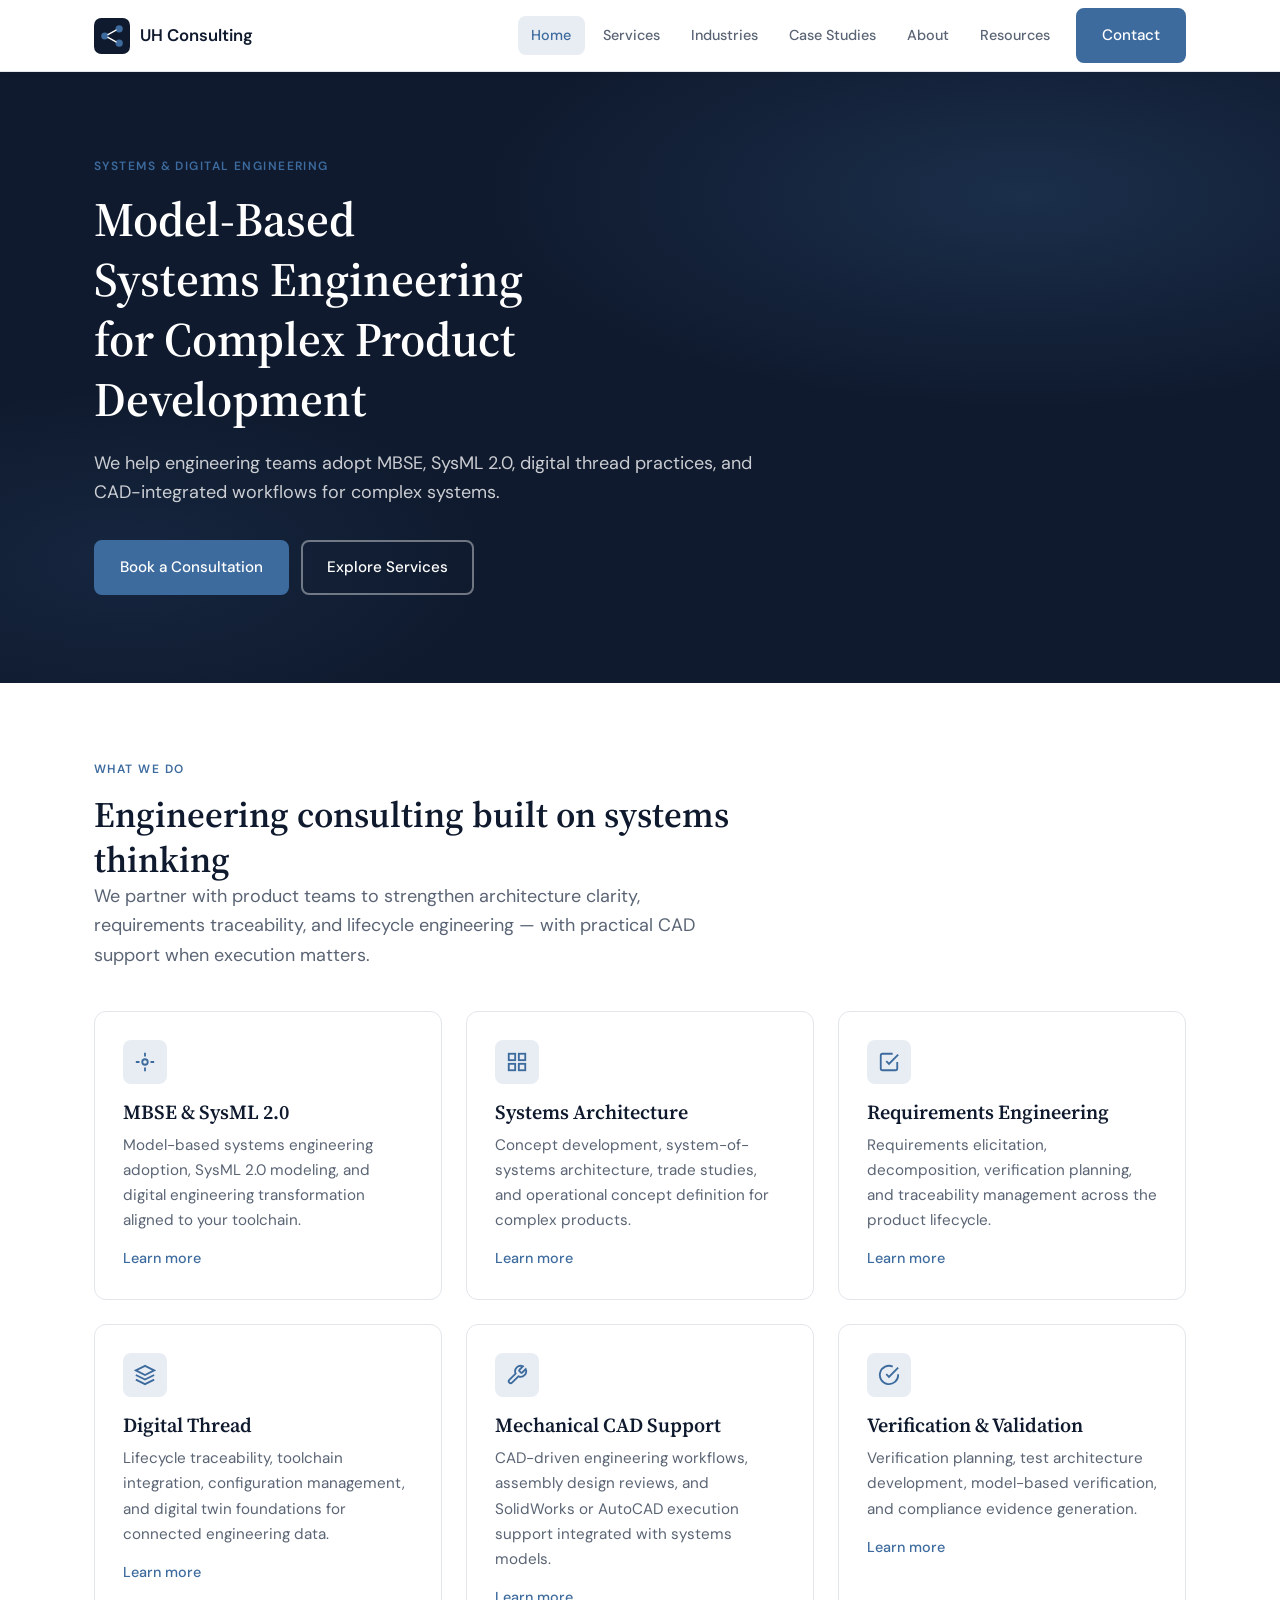
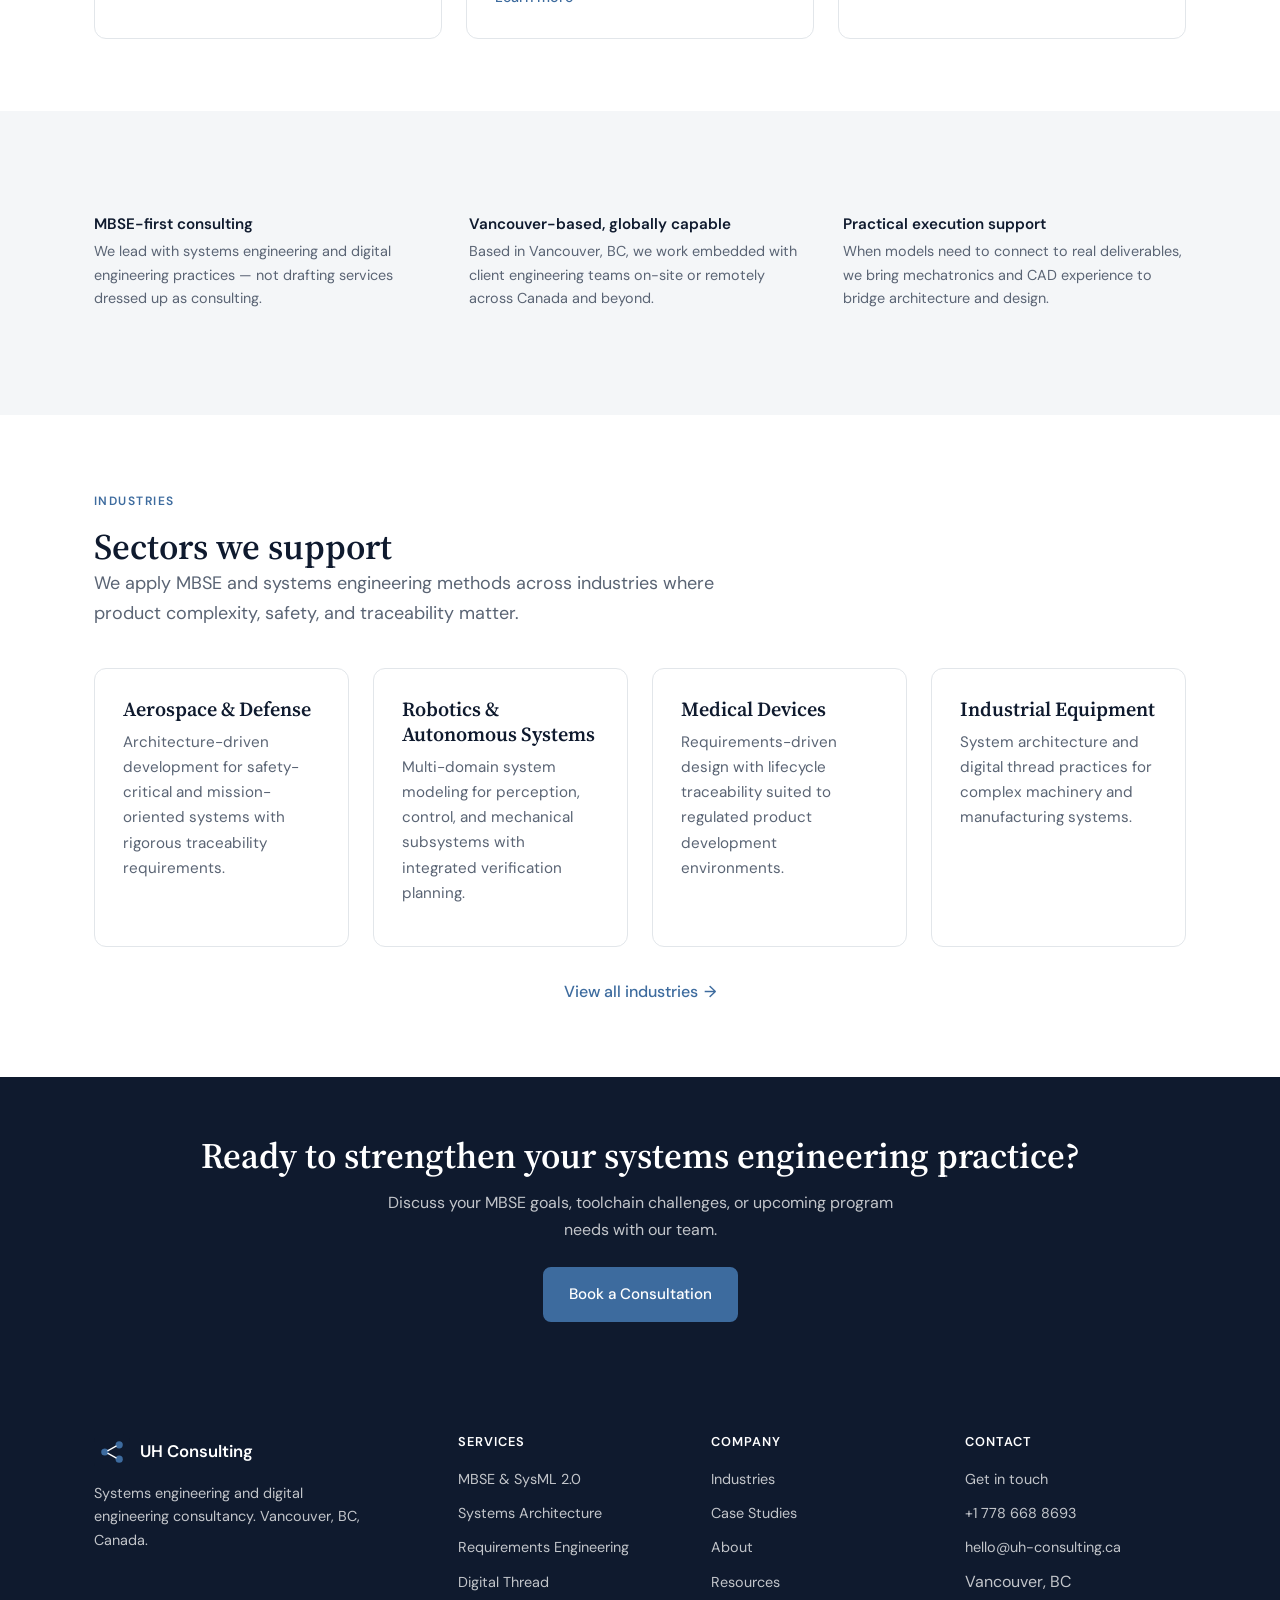
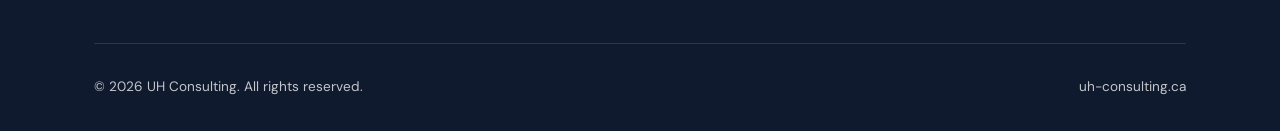
<file: index.html>
<!DOCTYPE html>
<html lang="en-CA">
<head>
  <meta charset="UTF-8">
  <meta name="viewport" content="width=device-width, initial-scale=1.0">
  <meta name="description" content="UH Consulting — Model-Based Systems Engineering and SysML 2.0 consulting for complex product development. Vancouver, BC.">
  <link rel="canonical" href="https://uh-consulting.ca/">
  <title>UH Consulting — Model-Based Systems Engineering</title>
  <link rel="preconnect" href="https://fonts.googleapis.com">
  <link rel="preconnect" href="https://fonts.gstatic.com" crossorigin>
  <link href="https://fonts.googleapis.com/css2?family=DM+Sans:ital,opsz,wght@0,9..40,400;0,9..40,500;0,9..40,600;1,9..40,400&family=Source+Serif+4:ital,opsz,wght@0,8..60,600;1,8..60,600&display=swap" rel="stylesheet">
  <link rel="stylesheet" href="assets/css/styles.css">
  <link rel="icon" href="assets/img/logo-mark.svg" type="image/svg+xml">
</head>
<body>
  <a class="skip-link" href="#main">Skip to content</a>

  <header class="site-header">
    <div class="site-header__inner">
      <a class="logo" href="index.html">
        <img class="logo__mark" src="assets/img/logo-mark.svg" alt="" width="36" height="36">
        <span>UH Consulting</span>
      </a>
      <button class="nav-toggle" type="button" aria-label="Open menu" aria-expanded="false" aria-controls="site-nav">
        <span class="nav-toggle__bar"></span>
        <span class="nav-toggle__bar"></span>
        <span class="nav-toggle__bar"></span>
      </button>
      <nav class="nav" id="site-nav" aria-label="Main navigation">
        <ul class="nav__list">
          <li><a class="nav__link" href="index.html">Home</a></li>
          <li><a class="nav__link" href="services.html">Services</a></li>
          <li><a class="nav__link" href="industries.html">Industries</a></li>
          <li><a class="nav__link" href="case-studies.html">Case Studies</a></li>
          <li><a class="nav__link" href="about.html">About</a></li>
          <li><a class="nav__link" href="resources.html">Resources</a></li>
          <li class="nav__cta"><a class="btn btn--primary" href="contact.html">Contact</a></li>
        </ul>
      </nav>
    </div>
  </header>

  <main id="main">
    <section class="hero">
      <div class="hero__inner">
        <p class="eyebrow">Systems &amp; Digital Engineering</p>
        <h1>Model-Based Systems Engineering for Complex Product Development</h1>
        <p class="lead">We help engineering teams adopt MBSE, SysML 2.0, digital thread practices, and CAD-integrated workflows for complex systems.</p>
        <div class="btn-group">
          <a class="btn btn--primary" href="contact.html">Book a Consultation</a>
          <a class="btn btn--secondary" href="services.html">Explore Services</a>
        </div>
      </div>
    </section>

    <section class="section">
      <div class="container">
        <div class="section__header">
          <p class="eyebrow">What We Do</p>
          <h2>Engineering consulting built on systems thinking</h2>
          <p class="lead">We partner with product teams to strengthen architecture clarity, requirements traceability, and lifecycle engineering — with practical CAD support when execution matters.</p>
        </div>
        <div class="card-grid card-grid--3">
          <article class="card">
            <div class="card__icon" aria-hidden="true">
              <svg viewBox="0 0 24 24" fill="none" stroke="currentColor" stroke-width="2"><circle cx="12" cy="12" r="3"/><path d="M12 2v4M12 18v4M2 12h4M18 12h4"/></svg>
            </div>
            <h3>MBSE &amp; SysML 2.0</h3>
            <p>Model-based systems engineering adoption, SysML 2.0 modeling, and digital engineering transformation aligned to your toolchain.</p>
            <a class="card__link" href="services.html#mbse-sysml">Learn more</a>
          </article>
          <article class="card">
            <div class="card__icon" aria-hidden="true">
              <svg viewBox="0 0 24 24" fill="none" stroke="currentColor" stroke-width="2"><rect x="3" y="3" width="7" height="7"/><rect x="14" y="3" width="7" height="7"/><rect x="3" y="14" width="7" height="7"/><rect x="14" y="14" width="7" height="7"/></svg>
            </div>
            <h3>Systems Architecture</h3>
            <p>Concept development, system-of-systems architecture, trade studies, and operational concept definition for complex products.</p>
            <a class="card__link" href="services.html#systems-architecture">Learn more</a>
          </article>
          <article class="card">
            <div class="card__icon" aria-hidden="true">
              <svg viewBox="0 0 24 24" fill="none" stroke="currentColor" stroke-width="2"><path d="M9 11l3 3L22 4"/><path d="M21 12v7a2 2 0 01-2 2H5a2 2 0 01-2-2V5a2 2 0 012-2h11"/></svg>
            </div>
            <h3>Requirements Engineering</h3>
            <p>Requirements elicitation, decomposition, verification planning, and traceability management across the product lifecycle.</p>
            <a class="card__link" href="services.html#requirements-engineering">Learn more</a>
          </article>
          <article class="card">
            <div class="card__icon" aria-hidden="true">
              <svg viewBox="0 0 24 24" fill="none" stroke="currentColor" stroke-width="2"><path d="M12 2L2 7l10 5 10-5-10-5z"/><path d="M2 17l10 5 10-5"/><path d="M2 12l10 5 10-5"/></svg>
            </div>
            <h3>Digital Thread</h3>
            <p>Lifecycle traceability, toolchain integration, configuration management, and digital twin foundations for connected engineering data.</p>
            <a class="card__link" href="services.html#digital-thread">Learn more</a>
          </article>
          <article class="card">
            <div class="card__icon" aria-hidden="true">
              <svg viewBox="0 0 24 24" fill="none" stroke="currentColor" stroke-width="2"><path d="M14.7 6.3a1 1 0 000 1.4l1.6 1.6a1 1 0 001.4 0l3.77-3.77a6 6 0 01-7.94 7.94l-6.91 6.91a2.12 2.12 0 01-3-3l6.91-6.91a6 6 0 017.94-7.94l-3.76 3.76z"/></svg>
            </div>
            <h3>Mechanical CAD Support</h3>
            <p>CAD-driven engineering workflows, assembly design reviews, and SolidWorks or AutoCAD execution support integrated with systems models.</p>
            <a class="card__link" href="services.html#cad-modeling">Learn more</a>
          </article>
          <article class="card">
            <div class="card__icon" aria-hidden="true">
              <svg viewBox="0 0 24 24" fill="none" stroke="currentColor" stroke-width="2"><path d="M22 11.08V12a10 10 0 11-5.93-9.14"/><polyline points="22 4 12 14.01 9 11.01"/></svg>
            </div>
            <h3>Verification &amp; Validation</h3>
            <p>Verification planning, test architecture development, model-based verification, and compliance evidence generation.</p>
            <a class="card__link" href="services.html#verification-validation">Learn more</a>
          </article>
        </div>
      </div>
    </section>

    <section class="section section--gray">
      <div class="container">
        <div class="trust-strip">
          <div class="trust-strip__item">
            <h3>MBSE-first consulting</h3>
            <p>We lead with systems engineering and digital engineering practices — not drafting services dressed up as consulting.</p>
          </div>
          <div class="trust-strip__item">
            <h3>Vancouver-based, globally capable</h3>
            <p>Based in Vancouver, BC, we work embedded with client engineering teams on-site or remotely across Canada and beyond.</p>
          </div>
          <div class="trust-strip__item">
            <h3>Practical execution support</h3>
            <p>When models need to connect to real deliverables, we bring mechatronics and CAD experience to bridge architecture and design.</p>
          </div>
        </div>
      </div>
    </section>

    <section class="section">
      <div class="container">
        <div class="section__header">
          <p class="eyebrow">Industries</p>
          <h2>Sectors we support</h2>
          <p class="lead">We apply MBSE and systems engineering methods across industries where product complexity, safety, and traceability matter.</p>
        </div>
        <div class="card-grid card-grid--4">
          <article class="card">
            <h3>Aerospace &amp; Defense</h3>
            <p>Architecture-driven development for safety-critical and mission-oriented systems with rigorous traceability requirements.</p>
          </article>
          <article class="card">
            <h3>Robotics &amp; Autonomous Systems</h3>
            <p>Multi-domain system modeling for perception, control, and mechanical subsystems with integrated verification planning.</p>
          </article>
          <article class="card">
            <h3>Medical Devices</h3>
            <p>Requirements-driven design with lifecycle traceability suited to regulated product development environments.</p>
          </article>
          <article class="card">
            <h3>Industrial Equipment</h3>
            <p>System architecture and digital thread practices for complex machinery and manufacturing systems.</p>
          </article>
        </div>
        <div class="section__footer">
          <a class="text-link" href="industries.html">View all industries</a>
        </div>
      </div>
    </section>

    <section class="cta-band">
      <div class="container">
        <h2>Ready to strengthen your systems engineering practice?</h2>
        <p>Discuss your MBSE goals, toolchain challenges, or upcoming program needs with our team.</p>
        <a class="btn btn--primary" href="contact.html">Book a Consultation</a>
      </div>
    </section>
  </main>

  <footer class="site-footer">
    <div class="container">
      <div class="footer-grid">
        <div class="footer-brand">
          <a class="logo" href="index.html">
            <img class="logo__mark" src="assets/img/logo-mark.svg" alt="" width="36" height="36">
            <span>UH Consulting</span>
          </a>
          <p>Systems engineering and digital engineering consultancy. Vancouver, BC, Canada.</p>
        </div>
        <div class="footer-col">
          <h4>Services</h4>
          <ul>
            <li><a href="services.html#mbse-sysml">MBSE &amp; SysML 2.0</a></li>
            <li><a href="services.html#systems-architecture">Systems Architecture</a></li>
            <li><a href="services.html#requirements-engineering">Requirements Engineering</a></li>
            <li><a href="services.html#digital-thread">Digital Thread</a></li>
          </ul>
        </div>
        <div class="footer-col">
          <h4>Company</h4>
          <ul>
            <li><a href="industries.html">Industries</a></li>
            <li><a href="case-studies.html">Case Studies</a></li>
            <li><a href="about.html">About</a></li>
            <li><a href="resources.html">Resources</a></li>
          </ul>
        </div>
        <div class="footer-col">
          <h4>Contact</h4>
          <ul>
            <li><a href="contact.html">Get in touch</a></li>
            <li><a href="tel:+17786688693">+1 778 668 8693</a></li>
            <li><a href="mailto:hello@uh-consulting.ca">hello@uh-consulting.ca</a></li>
            <li>Vancouver, BC</li>
          </ul>
        </div>
      </div>
      <div class="footer-bottom">
        <span>&copy; <span id="year"></span> UH Consulting. All rights reserved.</span>
        <span>uh-consulting.ca</span>
      </div>
    </div>
  </footer>

  <script>document.getElementById('year').textContent = new Date().getFullYear();</script>
  <script src="assets/js/main.js"></script>
</body>
</html>
</file>
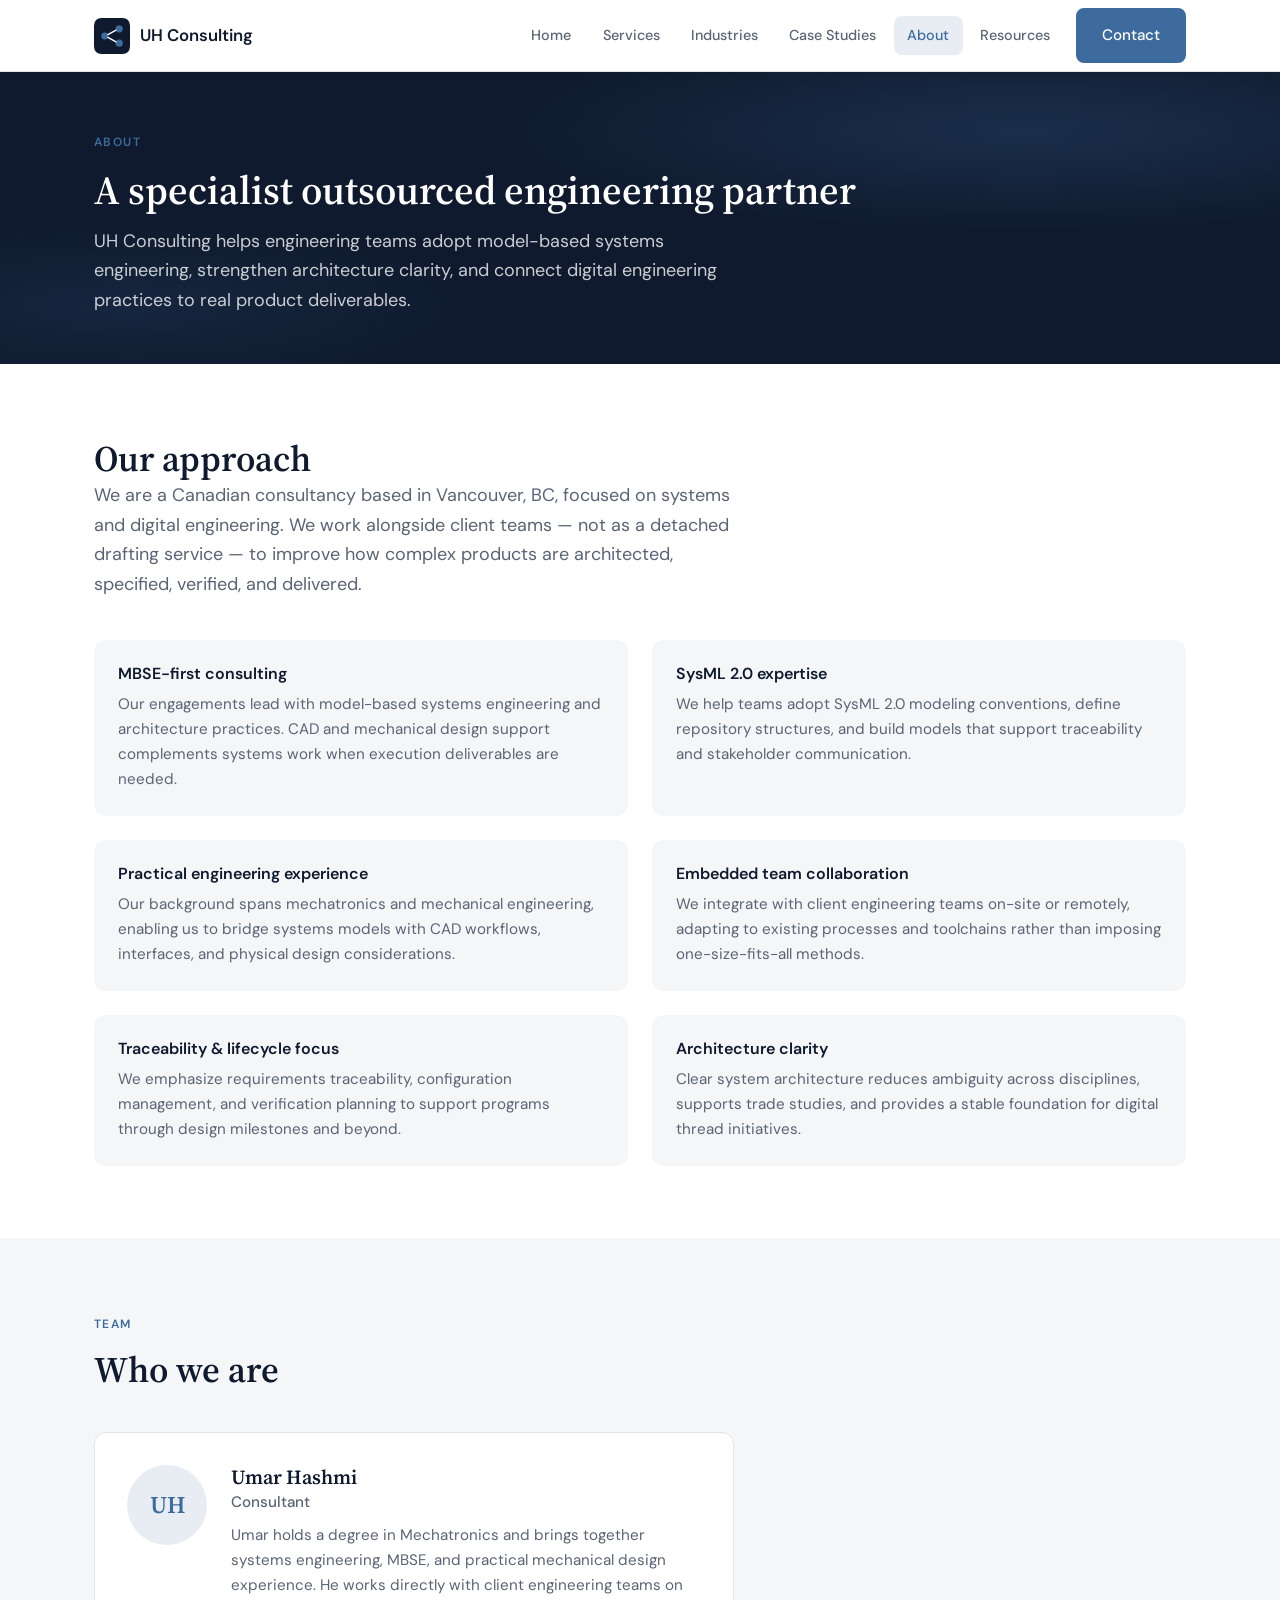
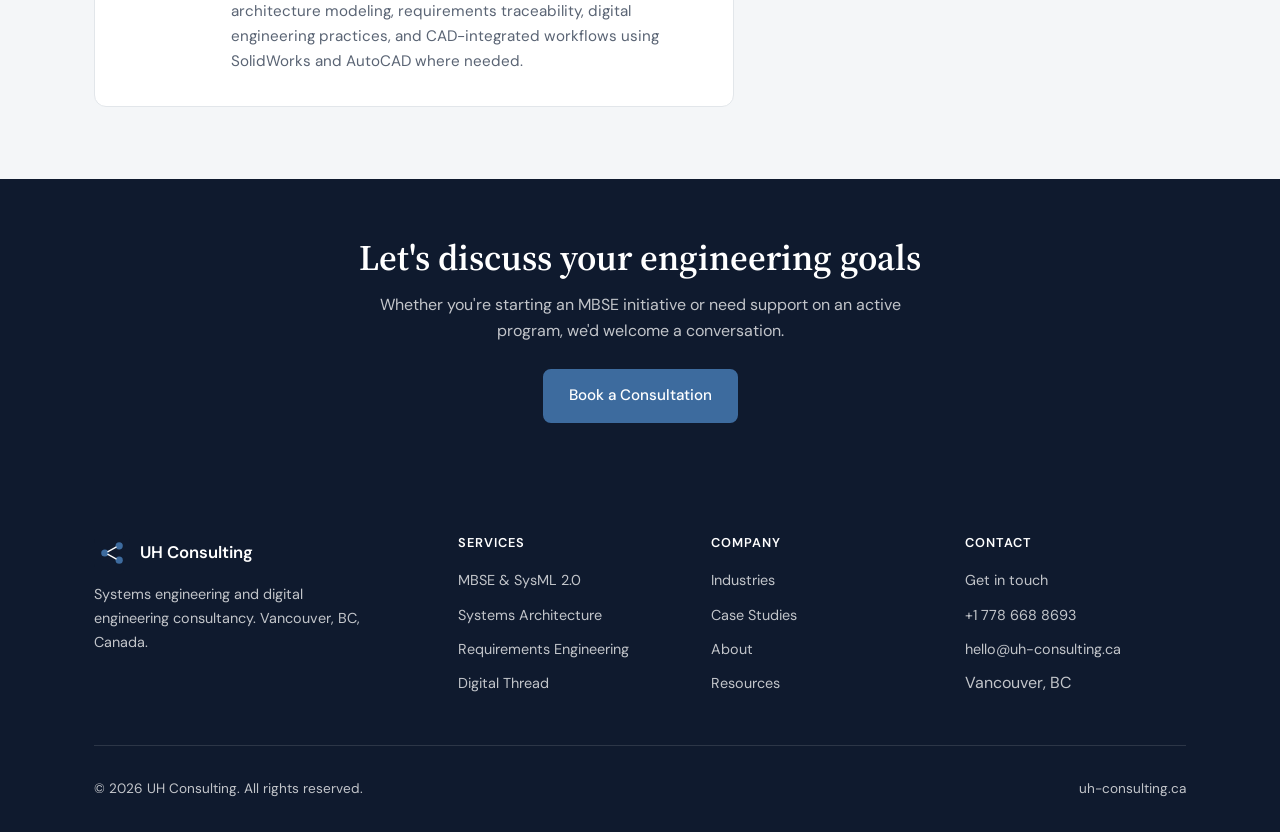
<file: about.html>
<!DOCTYPE html>
<html lang="en-CA">
<head>
  <meta charset="UTF-8">
  <meta name="viewport" content="width=device-width, initial-scale=1.0">
  <meta name="description" content="About UH Consulting — MBSE-first systems engineering consultancy based in Vancouver, BC. Led by Umar Hashmi.">
  <link rel="canonical" href="https://uh-consulting.ca/about.html">
  <title>About — UH Consulting</title>
  <link rel="preconnect" href="https://fonts.googleapis.com">
  <link rel="preconnect" href="https://fonts.gstatic.com" crossorigin>
  <link href="https://fonts.googleapis.com/css2?family=DM+Sans:ital,opsz,wght@0,9..40,400;0,9..40,500;0,9..40,600;1,9..40,400&family=Source+Serif+4:ital,opsz,wght@0,8..60,600;1,8..60,600&display=swap" rel="stylesheet">
  <link rel="stylesheet" href="assets/css/styles.css">
  <link rel="icon" href="assets/img/logo-mark.svg" type="image/svg+xml">
</head>
<body>
  <a class="skip-link" href="#main">Skip to content</a>

  <header class="site-header">
    <div class="site-header__inner">
      <a class="logo" href="index.html">
        <img class="logo__mark" src="assets/img/logo-mark.svg" alt="" width="36" height="36">
        <span>UH Consulting</span>
      </a>
      <button class="nav-toggle" type="button" aria-label="Open menu" aria-expanded="false" aria-controls="site-nav">
        <span class="nav-toggle__bar"></span>
        <span class="nav-toggle__bar"></span>
        <span class="nav-toggle__bar"></span>
      </button>
      <nav class="nav" id="site-nav" aria-label="Main navigation">
        <ul class="nav__list">
          <li><a class="nav__link" href="index.html">Home</a></li>
          <li><a class="nav__link" href="services.html">Services</a></li>
          <li><a class="nav__link" href="industries.html">Industries</a></li>
          <li><a class="nav__link" href="case-studies.html">Case Studies</a></li>
          <li><a class="nav__link" href="about.html">About</a></li>
          <li><a class="nav__link" href="resources.html">Resources</a></li>
          <li class="nav__cta"><a class="btn btn--primary" href="contact.html">Contact</a></li>
        </ul>
      </nav>
    </div>
  </header>

  <main id="main">
    <section class="hero hero--inner">
      <div class="hero__inner">
        <p class="eyebrow">About</p>
        <h1>A specialist outsourced engineering partner</h1>
        <p class="lead">UH Consulting helps engineering teams adopt model-based systems engineering, strengthen architecture clarity, and connect digital engineering practices to real product deliverables.</p>
      </div>
    </section>

    <section class="section">
      <div class="container">
        <div class="section__header">
          <h2>Our approach</h2>
          <p class="lead">We are a Canadian consultancy based in Vancouver, BC, focused on systems and digital engineering. We work alongside client teams — not as a detached drafting service — to improve how complex products are architected, specified, verified, and delivered.</p>
        </div>
        <div class="value-grid">
          <div class="value-item">
            <h3>MBSE-first consulting</h3>
            <p>Our engagements lead with model-based systems engineering and architecture practices. CAD and mechanical design support complements systems work when execution deliverables are needed.</p>
          </div>
          <div class="value-item">
            <h3>SysML 2.0 expertise</h3>
            <p>We help teams adopt SysML 2.0 modeling conventions, define repository structures, and build models that support traceability and stakeholder communication.</p>
          </div>
          <div class="value-item">
            <h3>Practical engineering experience</h3>
            <p>Our background spans mechatronics and mechanical engineering, enabling us to bridge systems models with CAD workflows, interfaces, and physical design considerations.</p>
          </div>
          <div class="value-item">
            <h3>Embedded team collaboration</h3>
            <p>We integrate with client engineering teams on-site or remotely, adapting to existing processes and toolchains rather than imposing one-size-fits-all methods.</p>
          </div>
          <div class="value-item">
            <h3>Traceability &amp; lifecycle focus</h3>
            <p>We emphasize requirements traceability, configuration management, and verification planning to support programs through design milestones and beyond.</p>
          </div>
          <div class="value-item">
            <h3>Architecture clarity</h3>
            <p>Clear system architecture reduces ambiguity across disciplines, supports trade studies, and provides a stable foundation for digital thread initiatives.</p>
          </div>
        </div>
      </div>
    </section>

    <section class="section section--gray">
      <div class="container">
        <div class="section__header">
          <p class="eyebrow">Team</p>
          <h2>Who we are</h2>
        </div>
        <article class="team-card">
          <div class="team-card__avatar" aria-hidden="true">UH</div>
          <div>
            <h3>Umar Hashmi</h3>
            <p class="team-card__role">Consultant</p>
            <p>Umar holds a degree in Mechatronics and brings together systems engineering, MBSE, and practical mechanical design experience. He works directly with client engineering teams on architecture modeling, requirements traceability, digital engineering practices, and CAD-integrated workflows using SolidWorks and AutoCAD where needed.</p>
          </div>
        </article>
      </div>
    </section>

    <section class="cta-band">
      <div class="container">
        <h2>Let's discuss your engineering goals</h2>
        <p>Whether you're starting an MBSE initiative or need support on an active program, we'd welcome a conversation.</p>
        <a class="btn btn--primary" href="contact.html">Book a Consultation</a>
      </div>
    </section>
  </main>

  <footer class="site-footer">
    <div class="container">
      <div class="footer-grid">
        <div class="footer-brand">
          <a class="logo" href="index.html">
            <img class="logo__mark" src="assets/img/logo-mark.svg" alt="" width="36" height="36">
            <span>UH Consulting</span>
          </a>
          <p>Systems engineering and digital engineering consultancy. Vancouver, BC, Canada.</p>
        </div>
        <div class="footer-col">
          <h4>Services</h4>
          <ul>
            <li><a href="services.html#mbse-sysml">MBSE &amp; SysML 2.0</a></li>
            <li><a href="services.html#systems-architecture">Systems Architecture</a></li>
            <li><a href="services.html#requirements-engineering">Requirements Engineering</a></li>
            <li><a href="services.html#digital-thread">Digital Thread</a></li>
          </ul>
        </div>
        <div class="footer-col">
          <h4>Company</h4>
          <ul>
            <li><a href="industries.html">Industries</a></li>
            <li><a href="case-studies.html">Case Studies</a></li>
            <li><a href="about.html">About</a></li>
            <li><a href="resources.html">Resources</a></li>
          </ul>
        </div>
        <div class="footer-col">
          <h4>Contact</h4>
          <ul>
            <li><a href="contact.html">Get in touch</a></li>
            <li><a href="tel:+17786688693">+1 778 668 8693</a></li>
            <li><a href="mailto:hello@uh-consulting.ca">hello@uh-consulting.ca</a></li>
            <li>Vancouver, BC</li>
          </ul>
        </div>
      </div>
      <div class="footer-bottom">
        <span>&copy; <span id="year"></span> UH Consulting. All rights reserved.</span>
        <span>uh-consulting.ca</span>
      </div>
    </div>
  </footer>

  <script>document.getElementById('year').textContent = new Date().getFullYear();</script>
  <script src="assets/js/main.js"></script>
</body>
</html>
</file>
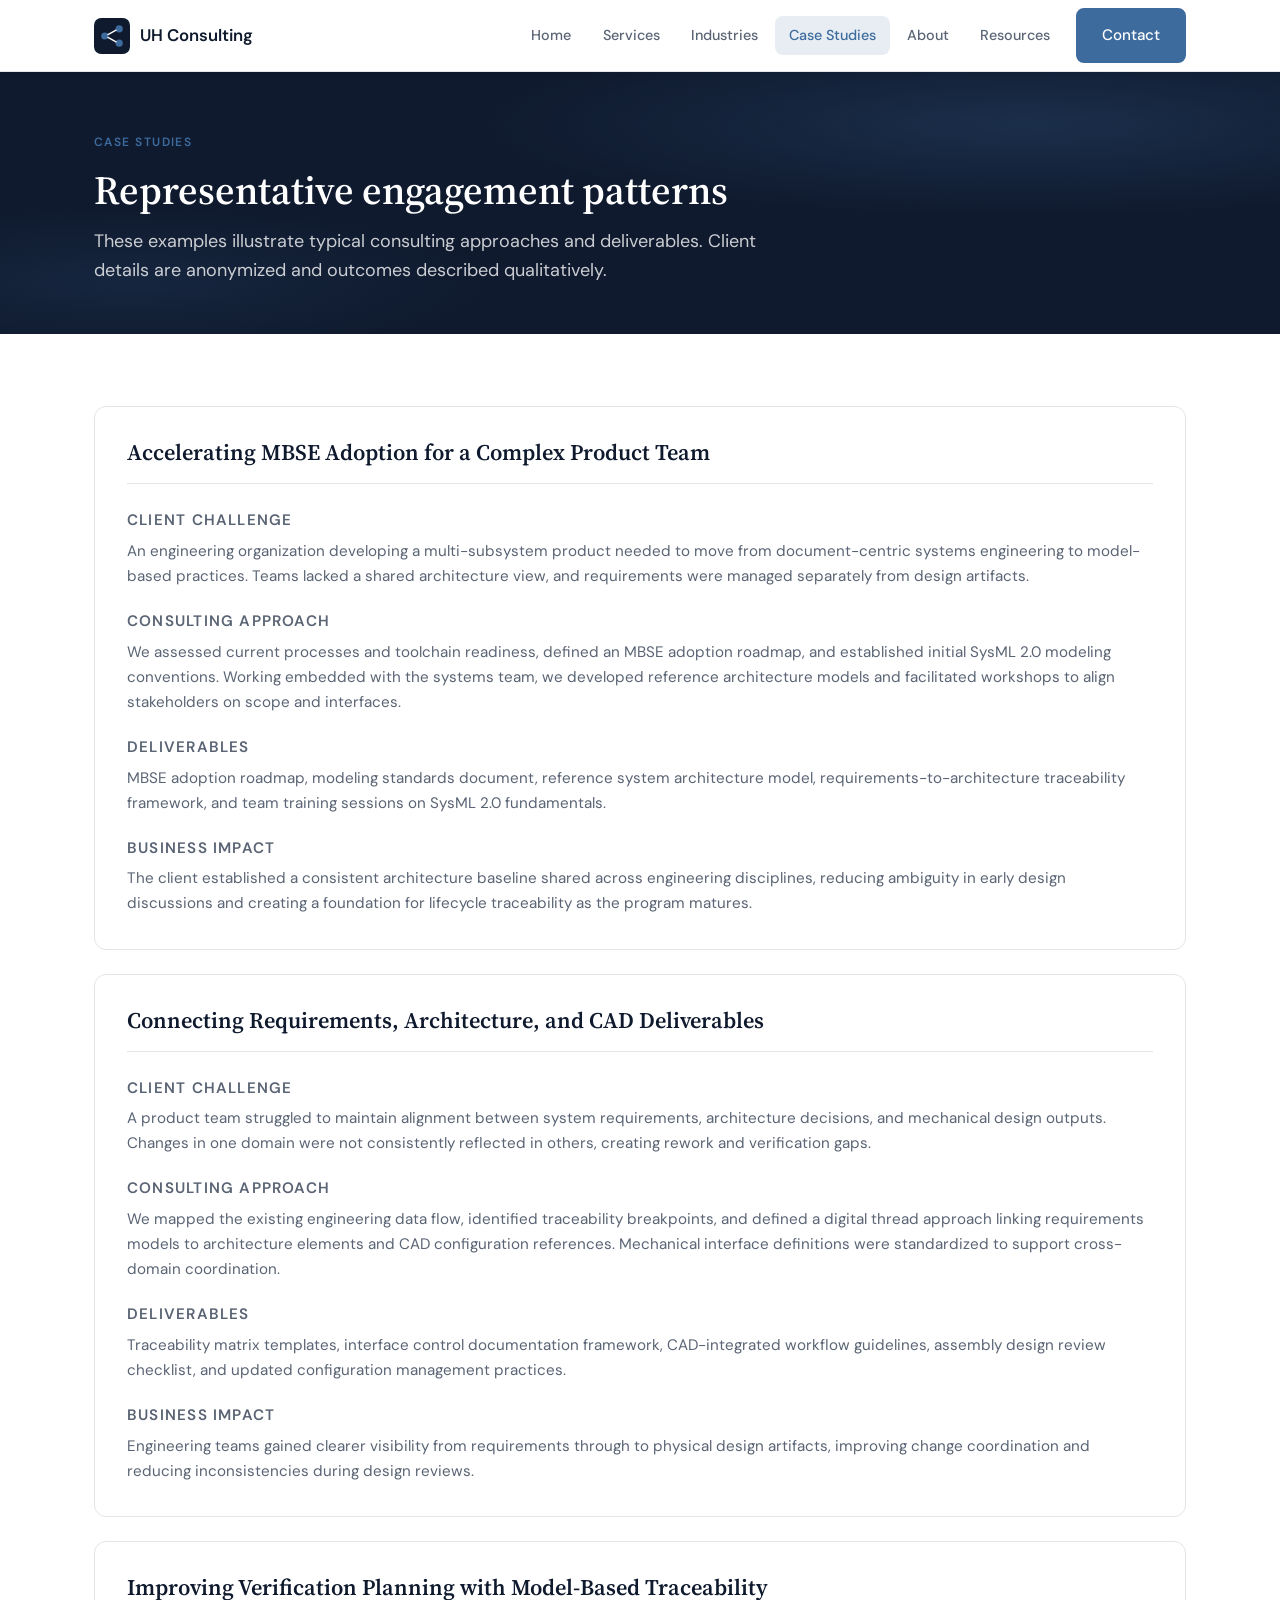
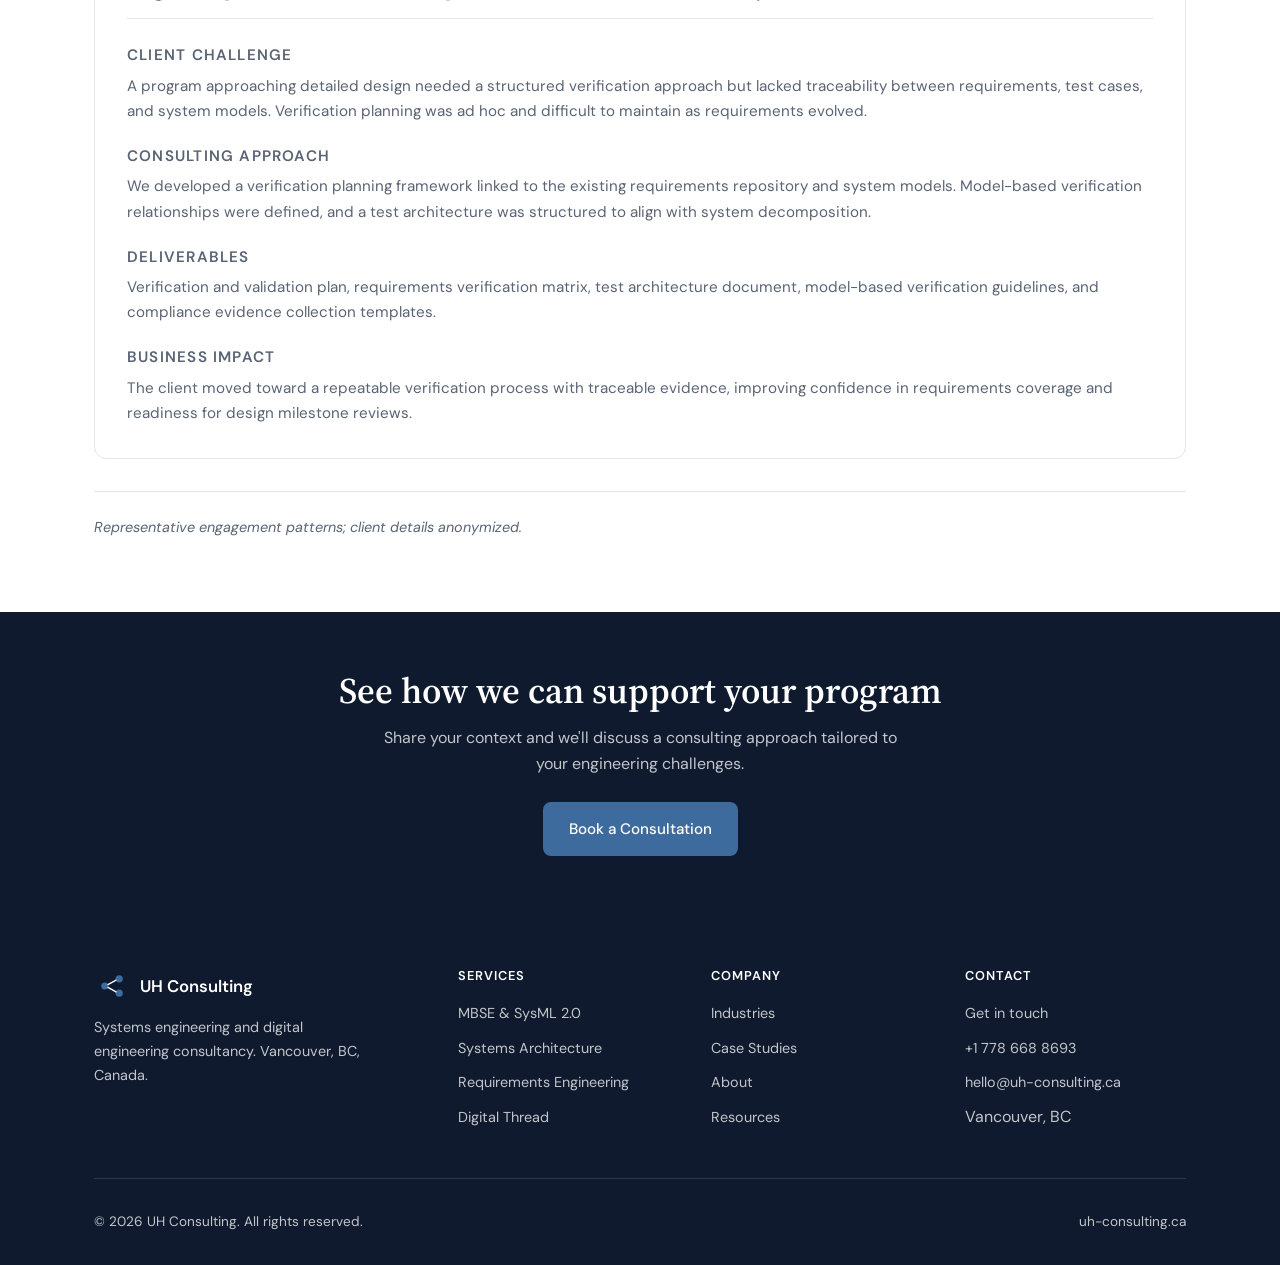
<file: case-studies.html>
<!DOCTYPE html>
<html lang="en-CA">
<head>
  <meta charset="UTF-8">
  <meta name="viewport" content="width=device-width, initial-scale=1.0">
  <meta name="description" content="Representative MBSE and systems engineering engagement patterns from UH Consulting.">
  <link rel="canonical" href="https://uh-consulting.ca/case-studies.html">
  <title>Case Studies — UH Consulting</title>
  <link rel="preconnect" href="https://fonts.googleapis.com">
  <link rel="preconnect" href="https://fonts.gstatic.com" crossorigin>
  <link href="https://fonts.googleapis.com/css2?family=DM+Sans:ital,opsz,wght@0,9..40,400;0,9..40,500;0,9..40,600;1,9..40,400&family=Source+Serif+4:ital,opsz,wght@0,8..60,600;1,8..60,600&display=swap" rel="stylesheet">
  <link rel="stylesheet" href="assets/css/styles.css">
  <link rel="icon" href="assets/img/logo-mark.svg" type="image/svg+xml">
</head>
<body>
  <a class="skip-link" href="#main">Skip to content</a>

  <header class="site-header">
    <div class="site-header__inner">
      <a class="logo" href="index.html">
        <img class="logo__mark" src="assets/img/logo-mark.svg" alt="" width="36" height="36">
        <span>UH Consulting</span>
      </a>
      <button class="nav-toggle" type="button" aria-label="Open menu" aria-expanded="false" aria-controls="site-nav">
        <span class="nav-toggle__bar"></span>
        <span class="nav-toggle__bar"></span>
        <span class="nav-toggle__bar"></span>
      </button>
      <nav class="nav" id="site-nav" aria-label="Main navigation">
        <ul class="nav__list">
          <li><a class="nav__link" href="index.html">Home</a></li>
          <li><a class="nav__link" href="services.html">Services</a></li>
          <li><a class="nav__link" href="industries.html">Industries</a></li>
          <li><a class="nav__link" href="case-studies.html">Case Studies</a></li>
          <li><a class="nav__link" href="about.html">About</a></li>
          <li><a class="nav__link" href="resources.html">Resources</a></li>
          <li class="nav__cta"><a class="btn btn--primary" href="contact.html">Contact</a></li>
        </ul>
      </nav>
    </div>
  </header>

  <main id="main">
    <section class="hero hero--inner">
      <div class="hero__inner">
        <p class="eyebrow">Case Studies</p>
        <h1>Representative engagement patterns</h1>
        <p class="lead">These examples illustrate typical consulting approaches and deliverables. Client details are anonymized and outcomes described qualitatively.</p>
      </div>
    </section>

    <section class="section">
      <div class="container">
        <div class="services-list">

          <article class="case-study">
            <h2>Accelerating MBSE Adoption for a Complex Product Team</h2>
            <div class="case-study__section">
              <p class="case-study__label">Client Challenge</p>
              <p>An engineering organization developing a multi-subsystem product needed to move from document-centric systems engineering to model-based practices. Teams lacked a shared architecture view, and requirements were managed separately from design artifacts.</p>
            </div>
            <div class="case-study__section">
              <p class="case-study__label">Consulting Approach</p>
              <p>We assessed current processes and toolchain readiness, defined an MBSE adoption roadmap, and established initial SysML 2.0 modeling conventions. Working embedded with the systems team, we developed reference architecture models and facilitated workshops to align stakeholders on scope and interfaces.</p>
            </div>
            <div class="case-study__section">
              <p class="case-study__label">Deliverables</p>
              <p>MBSE adoption roadmap, modeling standards document, reference system architecture model, requirements-to-architecture traceability framework, and team training sessions on SysML 2.0 fundamentals.</p>
            </div>
            <div class="case-study__section">
              <p class="case-study__label">Business Impact</p>
              <p>The client established a consistent architecture baseline shared across engineering disciplines, reducing ambiguity in early design discussions and creating a foundation for lifecycle traceability as the program matures.</p>
            </div>
          </article>

          <article class="case-study">
            <h2>Connecting Requirements, Architecture, and CAD Deliverables</h2>
            <div class="case-study__section">
              <p class="case-study__label">Client Challenge</p>
              <p>A product team struggled to maintain alignment between system requirements, architecture decisions, and mechanical design outputs. Changes in one domain were not consistently reflected in others, creating rework and verification gaps.</p>
            </div>
            <div class="case-study__section">
              <p class="case-study__label">Consulting Approach</p>
              <p>We mapped the existing engineering data flow, identified traceability breakpoints, and defined a digital thread approach linking requirements models to architecture elements and CAD configuration references. Mechanical interface definitions were standardized to support cross-domain coordination.</p>
            </div>
            <div class="case-study__section">
              <p class="case-study__label">Deliverables</p>
              <p>Traceability matrix templates, interface control documentation framework, CAD-integrated workflow guidelines, assembly design review checklist, and updated configuration management practices.</p>
            </div>
            <div class="case-study__section">
              <p class="case-study__label">Business Impact</p>
              <p>Engineering teams gained clearer visibility from requirements through to physical design artifacts, improving change coordination and reducing inconsistencies during design reviews.</p>
            </div>
          </article>

          <article class="case-study">
            <h2>Improving Verification Planning with Model-Based Traceability</h2>
            <div class="case-study__section">
              <p class="case-study__label">Client Challenge</p>
              <p>A program approaching detailed design needed a structured verification approach but lacked traceability between requirements, test cases, and system models. Verification planning was ad hoc and difficult to maintain as requirements evolved.</p>
            </div>
            <div class="case-study__section">
              <p class="case-study__label">Consulting Approach</p>
              <p>We developed a verification planning framework linked to the existing requirements repository and system models. Model-based verification relationships were defined, and a test architecture was structured to align with system decomposition.</p>
            </div>
            <div class="case-study__section">
              <p class="case-study__label">Deliverables</p>
              <p>Verification and validation plan, requirements verification matrix, test architecture document, model-based verification guidelines, and compliance evidence collection templates.</p>
            </div>
            <div class="case-study__section">
              <p class="case-study__label">Business Impact</p>
              <p>The client moved toward a repeatable verification process with traceable evidence, improving confidence in requirements coverage and readiness for design milestone reviews.</p>
            </div>
          </article>

        </div>

        <p class="disclaimer">Representative engagement patterns; client details anonymized.</p>
      </div>
    </section>

    <section class="cta-band">
      <div class="container">
        <h2>See how we can support your program</h2>
        <p>Share your context and we'll discuss a consulting approach tailored to your engineering challenges.</p>
        <a class="btn btn--primary" href="contact.html">Book a Consultation</a>
      </div>
    </section>
  </main>

  <footer class="site-footer">
    <div class="container">
      <div class="footer-grid">
        <div class="footer-brand">
          <a class="logo" href="index.html">
            <img class="logo__mark" src="assets/img/logo-mark.svg" alt="" width="36" height="36">
            <span>UH Consulting</span>
          </a>
          <p>Systems engineering and digital engineering consultancy. Vancouver, BC, Canada.</p>
        </div>
        <div class="footer-col">
          <h4>Services</h4>
          <ul>
            <li><a href="services.html#mbse-sysml">MBSE &amp; SysML 2.0</a></li>
            <li><a href="services.html#systems-architecture">Systems Architecture</a></li>
            <li><a href="services.html#requirements-engineering">Requirements Engineering</a></li>
            <li><a href="services.html#digital-thread">Digital Thread</a></li>
          </ul>
        </div>
        <div class="footer-col">
          <h4>Company</h4>
          <ul>
            <li><a href="industries.html">Industries</a></li>
            <li><a href="case-studies.html">Case Studies</a></li>
            <li><a href="about.html">About</a></li>
            <li><a href="resources.html">Resources</a></li>
          </ul>
        </div>
        <div class="footer-col">
          <h4>Contact</h4>
          <ul>
            <li><a href="contact.html">Get in touch</a></li>
            <li><a href="tel:+17786688693">+1 778 668 8693</a></li>
            <li><a href="mailto:hello@uh-consulting.ca">hello@uh-consulting.ca</a></li>
            <li>Vancouver, BC</li>
          </ul>
        </div>
      </div>
      <div class="footer-bottom">
        <span>&copy; <span id="year"></span> UH Consulting. All rights reserved.</span>
        <span>uh-consulting.ca</span>
      </div>
    </div>
  </footer>

  <script>document.getElementById('year').textContent = new Date().getFullYear();</script>
  <script src="assets/js/main.js"></script>
</body>
</html>
</file>
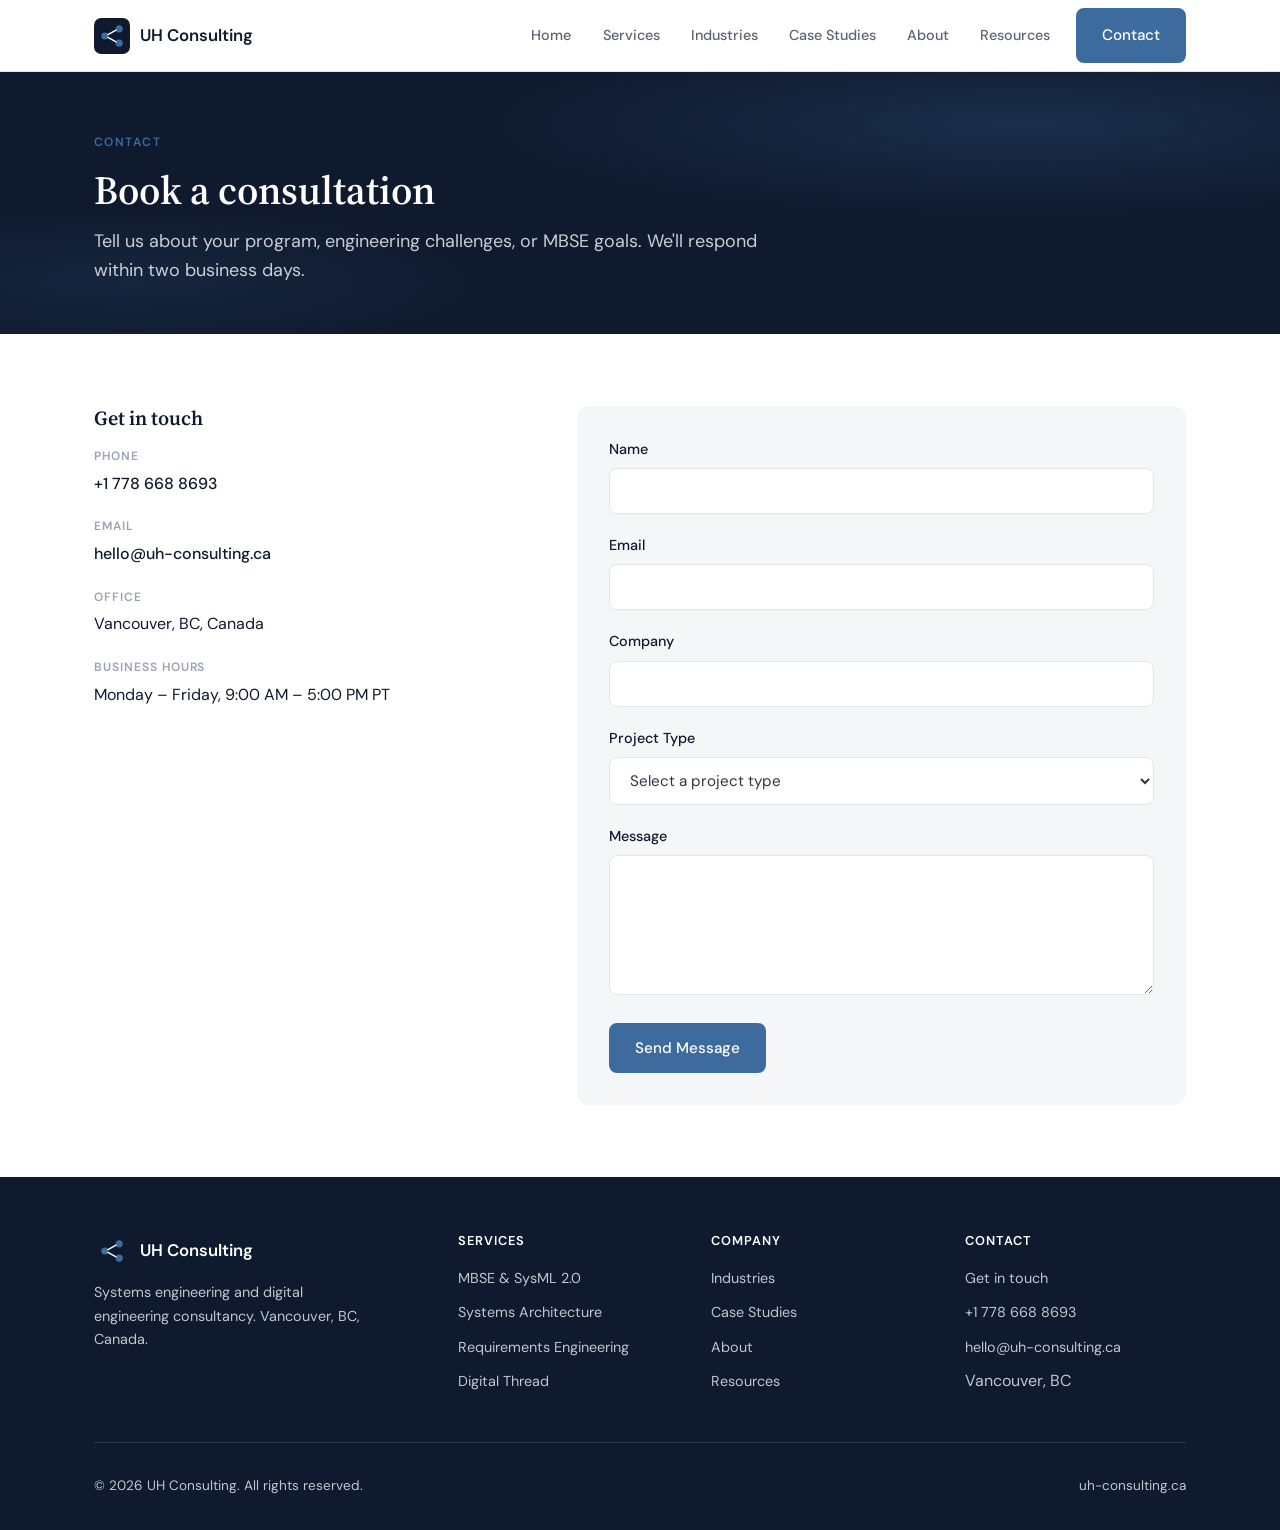
<file: contact.html>
<!DOCTYPE html>
<html lang="en-CA">
<head>
  <meta charset="UTF-8">
  <meta name="viewport" content="width=device-width, initial-scale=1.0">
  <meta name="description" content="Contact UH Consulting for MBSE, SysML 2.0, and systems engineering consulting. Vancouver, BC. +1 778 668 8693">
  <link rel="canonical" href="https://uh-consulting.ca/contact.html">
  <title>Contact — UH Consulting</title>
  <link rel="preconnect" href="https://fonts.googleapis.com">
  <link rel="preconnect" href="https://fonts.gstatic.com" crossorigin>
  <link href="https://fonts.googleapis.com/css2?family=DM+Sans:ital,opsz,wght@0,9..40,400;0,9..40,500;0,9..40,600;1,9..40,400&family=Source+Serif+4:ital,opsz,wght@0,8..60,600;1,8..60,600&display=swap" rel="stylesheet">
  <link rel="stylesheet" href="assets/css/styles.css">
  <link rel="icon" href="assets/img/logo-mark.svg" type="image/svg+xml">
</head>
<body>
  <a class="skip-link" href="#main">Skip to content</a>

  <header class="site-header">
    <div class="site-header__inner">
      <a class="logo" href="index.html">
        <img class="logo__mark" src="assets/img/logo-mark.svg" alt="" width="36" height="36">
        <span>UH Consulting</span>
      </a>
      <button class="nav-toggle" type="button" aria-label="Open menu" aria-expanded="false" aria-controls="site-nav">
        <span class="nav-toggle__bar"></span>
        <span class="nav-toggle__bar"></span>
        <span class="nav-toggle__bar"></span>
      </button>
      <nav class="nav" id="site-nav" aria-label="Main navigation">
        <ul class="nav__list">
          <li><a class="nav__link" href="index.html">Home</a></li>
          <li><a class="nav__link" href="services.html">Services</a></li>
          <li><a class="nav__link" href="industries.html">Industries</a></li>
          <li><a class="nav__link" href="case-studies.html">Case Studies</a></li>
          <li><a class="nav__link" href="about.html">About</a></li>
          <li><a class="nav__link" href="resources.html">Resources</a></li>
          <li class="nav__cta"><a class="btn btn--primary" href="contact.html">Contact</a></li>
        </ul>
      </nav>
    </div>
  </header>

  <main id="main">
    <section class="hero hero--inner">
      <div class="hero__inner">
        <p class="eyebrow">Contact</p>
        <h1>Book a consultation</h1>
        <p class="lead">Tell us about your program, engineering challenges, or MBSE goals. We'll respond within two business days.</p>
      </div>
    </section>

    <section class="section">
      <div class="container">
        <div class="contact-layout">

          <div class="contact-info">
            <h3>Get in touch</h3>
            <div class="contact-info__item">
              <p class="contact-info__label">Phone</p>
              <p class="contact-info__value"><a href="tel:+17786688693">+1 778 668 8693</a></p>
            </div>
            <div class="contact-info__item">
              <p class="contact-info__label">Email</p>
              <p class="contact-info__value"><a href="mailto:hello@uh-consulting.ca">hello@uh-consulting.ca</a></p>
            </div>
            <div class="contact-info__item">
              <p class="contact-info__label">Office</p>
              <p class="contact-info__value">Vancouver, BC, Canada</p>
            </div>
            <div class="contact-info__item">
              <p class="contact-info__label">Business Hours</p>
              <p class="contact-info__value">Monday – Friday, 9:00 AM – 5:00 PM PT</p>
            </div>
          </div>

          <div class="contact-form">
            <!--
              Form backend integration options:

              Formspree:
                action="https://formspree.io/f/YOUR_FORM_ID"
                method="POST"

              Netlify Forms:
                Add data-netlify="true" and name="contact" to the form element.
                Netlify will handle submissions automatically on deploy.

              Custom backend:
                POST form data to your API endpoint (e.g. /api/contact)
                and update the submit handler in assets/js/main.js.
            -->
            <form id="contact-form" action="#" method="post" novalidate>
              <div id="form-success" class="form-success" tabindex="-1">
                Thank you for your message. We'll be in touch shortly.
              </div>

              <div class="form-group" id="group-name">
                <label for="name">Name</label>
                <input type="text" id="name" name="name" autocomplete="name" required>
                <p class="form-error" id="error-name"></p>
              </div>

              <div class="form-group" id="group-email">
                <label for="email">Email</label>
                <input type="email" id="email" name="email" autocomplete="email" required>
                <p class="form-error" id="error-email"></p>
              </div>

              <div class="form-group" id="group-company">
                <label for="company">Company</label>
                <input type="text" id="company" name="company" autocomplete="organization" required>
                <p class="form-error" id="error-company"></p>
              </div>

              <div class="form-group" id="group-project-type">
                <label for="project-type">Project Type</label>
                <select id="project-type" name="project-type" required>
                  <option value="">Select a project type</option>
                  <option value="mbse-sysml">MBSE / SysML 2.0</option>
                  <option value="systems-architecture">Systems Architecture</option>
                  <option value="requirements">Requirements Engineering</option>
                  <option value="digital-thread">Digital Thread</option>
                  <option value="cad-mechanical">CAD / Mechanical</option>
                  <option value="training">Training &amp; Mentoring</option>
                  <option value="other">Other</option>
                </select>
                <p class="form-error" id="error-project-type"></p>
              </div>

              <div class="form-group" id="group-message">
                <label for="message">Message</label>
                <textarea id="message" name="message" required></textarea>
                <p class="form-error" id="error-message"></p>
              </div>

              <button class="btn btn--primary" type="submit">Send Message</button>
            </form>
          </div>

        </div>
      </div>
    </section>
  </main>

  <footer class="site-footer">
    <div class="container">
      <div class="footer-grid">
        <div class="footer-brand">
          <a class="logo" href="index.html">
            <img class="logo__mark" src="assets/img/logo-mark.svg" alt="" width="36" height="36">
            <span>UH Consulting</span>
          </a>
          <p>Systems engineering and digital engineering consultancy. Vancouver, BC, Canada.</p>
        </div>
        <div class="footer-col">
          <h4>Services</h4>
          <ul>
            <li><a href="services.html#mbse-sysml">MBSE &amp; SysML 2.0</a></li>
            <li><a href="services.html#systems-architecture">Systems Architecture</a></li>
            <li><a href="services.html#requirements-engineering">Requirements Engineering</a></li>
            <li><a href="services.html#digital-thread">Digital Thread</a></li>
          </ul>
        </div>
        <div class="footer-col">
          <h4>Company</h4>
          <ul>
            <li><a href="industries.html">Industries</a></li>
            <li><a href="case-studies.html">Case Studies</a></li>
            <li><a href="about.html">About</a></li>
            <li><a href="resources.html">Resources</a></li>
          </ul>
        </div>
        <div class="footer-col">
          <h4>Contact</h4>
          <ul>
            <li><a href="contact.html">Get in touch</a></li>
            <li><a href="tel:+17786688693">+1 778 668 8693</a></li>
            <li><a href="mailto:hello@uh-consulting.ca">hello@uh-consulting.ca</a></li>
            <li>Vancouver, BC</li>
          </ul>
        </div>
      </div>
      <div class="footer-bottom">
        <span>&copy; <span id="year"></span> UH Consulting. All rights reserved.</span>
        <span>uh-consulting.ca</span>
      </div>
    </div>
  </footer>

  <script>document.getElementById('year').textContent = new Date().getFullYear();</script>
  <script src="assets/js/main.js"></script>
</body>
</html>
</file>
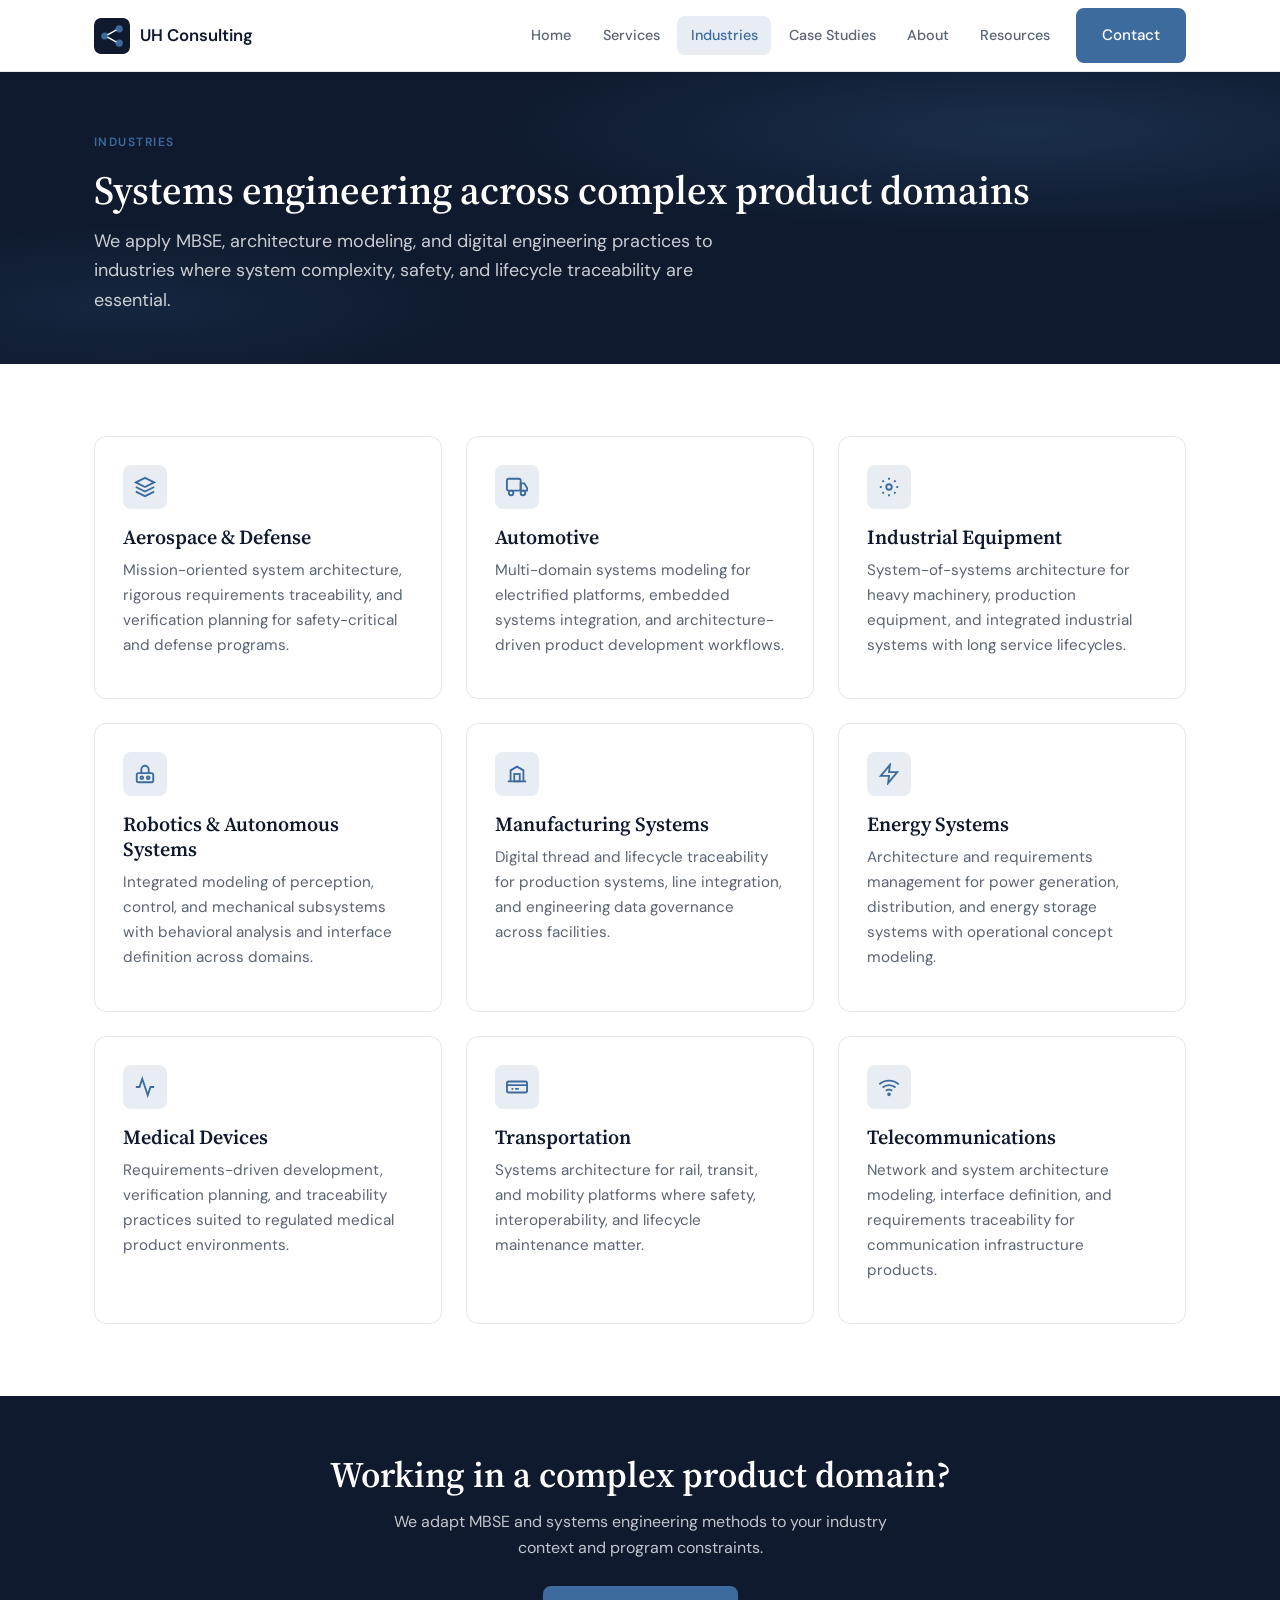
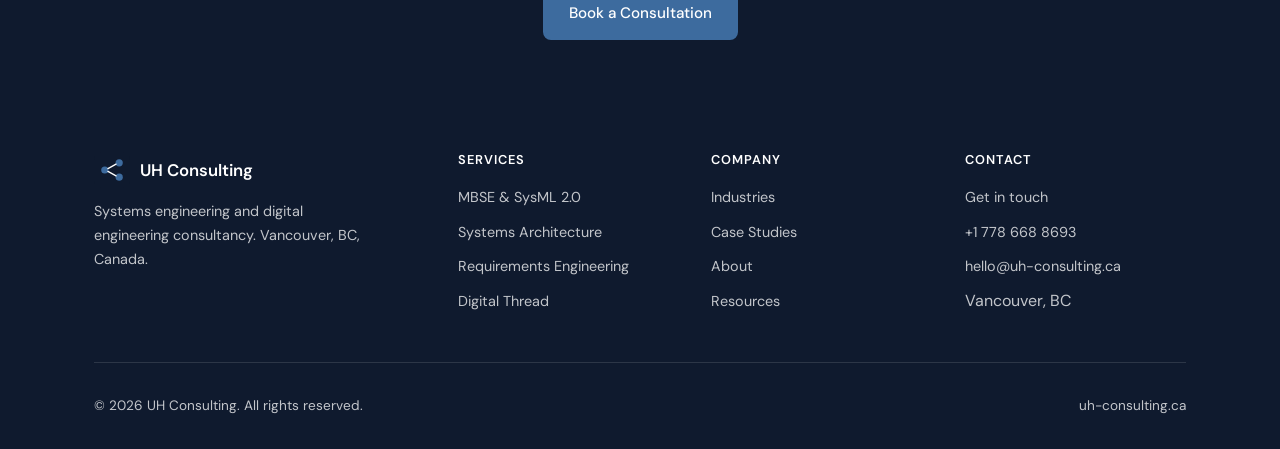
<file: industries.html>
<!DOCTYPE html>
<html lang="en-CA">
<head>
  <meta charset="UTF-8">
  <meta name="viewport" content="width=device-width, initial-scale=1.0">
  <meta name="description" content="UH Consulting serves aerospace, automotive, robotics, medical devices, energy, and other industries with MBSE and systems engineering.">
  <link rel="canonical" href="https://uh-consulting.ca/industries.html">
  <title>Industries — UH Consulting</title>
  <link rel="preconnect" href="https://fonts.googleapis.com">
  <link rel="preconnect" href="https://fonts.gstatic.com" crossorigin>
  <link href="https://fonts.googleapis.com/css2?family=DM+Sans:ital,opsz,wght@0,9..40,400;0,9..40,500;0,9..40,600;1,9..40,400&family=Source+Serif+4:ital,opsz,wght@0,8..60,600;1,8..60,600&display=swap" rel="stylesheet">
  <link rel="stylesheet" href="assets/css/styles.css">
  <link rel="icon" href="assets/img/logo-mark.svg" type="image/svg+xml">
</head>
<body>
  <a class="skip-link" href="#main">Skip to content</a>

  <header class="site-header">
    <div class="site-header__inner">
      <a class="logo" href="index.html">
        <img class="logo__mark" src="assets/img/logo-mark.svg" alt="" width="36" height="36">
        <span>UH Consulting</span>
      </a>
      <button class="nav-toggle" type="button" aria-label="Open menu" aria-expanded="false" aria-controls="site-nav">
        <span class="nav-toggle__bar"></span>
        <span class="nav-toggle__bar"></span>
        <span class="nav-toggle__bar"></span>
      </button>
      <nav class="nav" id="site-nav" aria-label="Main navigation">
        <ul class="nav__list">
          <li><a class="nav__link" href="index.html">Home</a></li>
          <li><a class="nav__link" href="services.html">Services</a></li>
          <li><a class="nav__link" href="industries.html">Industries</a></li>
          <li><a class="nav__link" href="case-studies.html">Case Studies</a></li>
          <li><a class="nav__link" href="about.html">About</a></li>
          <li><a class="nav__link" href="resources.html">Resources</a></li>
          <li class="nav__cta"><a class="btn btn--primary" href="contact.html">Contact</a></li>
        </ul>
      </nav>
    </div>
  </header>

  <main id="main">
    <section class="hero hero--inner">
      <div class="hero__inner">
        <p class="eyebrow">Industries</p>
        <h1>Systems engineering across complex product domains</h1>
        <p class="lead">We apply MBSE, architecture modeling, and digital engineering practices to industries where system complexity, safety, and lifecycle traceability are essential.</p>
      </div>
    </section>

    <section class="section">
      <div class="container">
        <div class="card-grid card-grid--3">

          <article class="card">
            <div class="card__icon" aria-hidden="true">
              <svg viewBox="0 0 24 24" fill="none" stroke="currentColor" stroke-width="2"><path d="M12 2L2 7l10 5 10-5-10-5z"/><path d="M2 17l10 5 10-5"/><path d="M2 12l10 5 10-5"/></svg>
            </div>
            <h3>Aerospace &amp; Defense</h3>
            <p>Mission-oriented system architecture, rigorous requirements traceability, and verification planning for safety-critical and defense programs.</p>
          </article>

          <article class="card">
            <div class="card__icon" aria-hidden="true">
              <svg viewBox="0 0 24 24" fill="none" stroke="currentColor" stroke-width="2"><rect x="1" y="3" width="15" height="13" rx="2"/><path d="M16 8h4l3 5v3h-7V8z"/><circle cx="5.5" cy="18.5" r="2.5"/><circle cx="18.5" cy="18.5" r="2.5"/></svg>
            </div>
            <h3>Automotive</h3>
            <p>Multi-domain systems modeling for electrified platforms, embedded systems integration, and architecture-driven product development workflows.</p>
          </article>

          <article class="card">
            <div class="card__icon" aria-hidden="true">
              <svg viewBox="0 0 24 24" fill="none" stroke="currentColor" stroke-width="2"><circle cx="12" cy="12" r="3"/><path d="M12 2v2M12 20v2M4.93 4.93l1.41 1.41M17.66 17.66l1.41 1.41M2 12h2M20 12h2M4.93 19.07l1.41-1.41M17.66 6.34l1.41-1.41"/></svg>
            </div>
            <h3>Industrial Equipment</h3>
            <p>System-of-systems architecture for heavy machinery, production equipment, and integrated industrial systems with long service lifecycles.</p>
          </article>

          <article class="card">
            <div class="card__icon" aria-hidden="true">
              <svg viewBox="0 0 24 24" fill="none" stroke="currentColor" stroke-width="2"><rect x="3" y="11" width="18" height="10" rx="2"/><circle cx="8.5" cy="16" r="1.5"/><circle cx="15.5" cy="16" r="1.5"/><path d="M8 11V7a4 4 0 018 0v4"/></svg>
            </div>
            <h3>Robotics &amp; Autonomous Systems</h3>
            <p>Integrated modeling of perception, control, and mechanical subsystems with behavioral analysis and interface definition across domains.</p>
          </article>

          <article class="card">
            <div class="card__icon" aria-hidden="true">
              <svg viewBox="0 0 24 24" fill="none" stroke="currentColor" stroke-width="2"><path d="M2 20h20M5 20V8l7-4 7 4v12"/><rect x="9" y="12" width="6" height="8"/></svg>
            </div>
            <h3>Manufacturing Systems</h3>
            <p>Digital thread and lifecycle traceability for production systems, line integration, and engineering data governance across facilities.</p>
          </article>

          <article class="card">
            <div class="card__icon" aria-hidden="true">
              <svg viewBox="0 0 24 24" fill="none" stroke="currentColor" stroke-width="2"><path d="M13 2L3 14h9l-1 8 10-12h-9l1-8z"/></svg>
            </div>
            <h3>Energy Systems</h3>
            <p>Architecture and requirements management for power generation, distribution, and energy storage systems with operational concept modeling.</p>
          </article>

          <article class="card">
            <div class="card__icon" aria-hidden="true">
              <svg viewBox="0 0 24 24" fill="none" stroke="currentColor" stroke-width="2"><path d="M22 12h-4l-3 9L9 3l-3 9H2"/></svg>
            </div>
            <h3>Medical Devices</h3>
            <p>Requirements-driven development, verification planning, and traceability practices suited to regulated medical product environments.</p>
          </article>

          <article class="card">
            <div class="card__icon" aria-hidden="true">
              <svg viewBox="0 0 24 24" fill="none" stroke="currentColor" stroke-width="2"><rect x="1" y="6" width="22" height="12" rx="2"/><path d="M1 10h22M6 14h2M10 14h4"/></svg>
            </div>
            <h3>Transportation</h3>
            <p>Systems architecture for rail, transit, and mobility platforms where safety, interoperability, and lifecycle maintenance matter.</p>
          </article>

          <article class="card">
            <div class="card__icon" aria-hidden="true">
              <svg viewBox="0 0 24 24" fill="none" stroke="currentColor" stroke-width="2"><path d="M5 12.55a11 11 0 0114.08 0"/><path d="M1.42 9a16 16 0 0121.16 0"/><path d="M8.53 16.11a6 6 0 016.95 0"/><circle cx="12" cy="20" r="1"/></svg>
            </div>
            <h3>Telecommunications</h3>
            <p>Network and system architecture modeling, interface definition, and requirements traceability for communication infrastructure products.</p>
          </article>

        </div>
      </div>
    </section>

    <section class="cta-band">
      <div class="container">
        <h2>Working in a complex product domain?</h2>
        <p>We adapt MBSE and systems engineering methods to your industry context and program constraints.</p>
        <a class="btn btn--primary" href="contact.html">Book a Consultation</a>
      </div>
    </section>
  </main>

  <footer class="site-footer">
    <div class="container">
      <div class="footer-grid">
        <div class="footer-brand">
          <a class="logo" href="index.html">
            <img class="logo__mark" src="assets/img/logo-mark.svg" alt="" width="36" height="36">
            <span>UH Consulting</span>
          </a>
          <p>Systems engineering and digital engineering consultancy. Vancouver, BC, Canada.</p>
        </div>
        <div class="footer-col">
          <h4>Services</h4>
          <ul>
            <li><a href="services.html#mbse-sysml">MBSE &amp; SysML 2.0</a></li>
            <li><a href="services.html#systems-architecture">Systems Architecture</a></li>
            <li><a href="services.html#requirements-engineering">Requirements Engineering</a></li>
            <li><a href="services.html#digital-thread">Digital Thread</a></li>
          </ul>
        </div>
        <div class="footer-col">
          <h4>Company</h4>
          <ul>
            <li><a href="industries.html">Industries</a></li>
            <li><a href="case-studies.html">Case Studies</a></li>
            <li><a href="about.html">About</a></li>
            <li><a href="resources.html">Resources</a></li>
          </ul>
        </div>
        <div class="footer-col">
          <h4>Contact</h4>
          <ul>
            <li><a href="contact.html">Get in touch</a></li>
            <li><a href="tel:+17786688693">+1 778 668 8693</a></li>
            <li><a href="mailto:hello@uh-consulting.ca">hello@uh-consulting.ca</a></li>
            <li>Vancouver, BC</li>
          </ul>
        </div>
      </div>
      <div class="footer-bottom">
        <span>&copy; <span id="year"></span> UH Consulting. All rights reserved.</span>
        <span>uh-consulting.ca</span>
      </div>
    </div>
  </footer>

  <script>document.getElementById('year').textContent = new Date().getFullYear();</script>
  <script src="assets/js/main.js"></script>
</body>
</html>
</file>
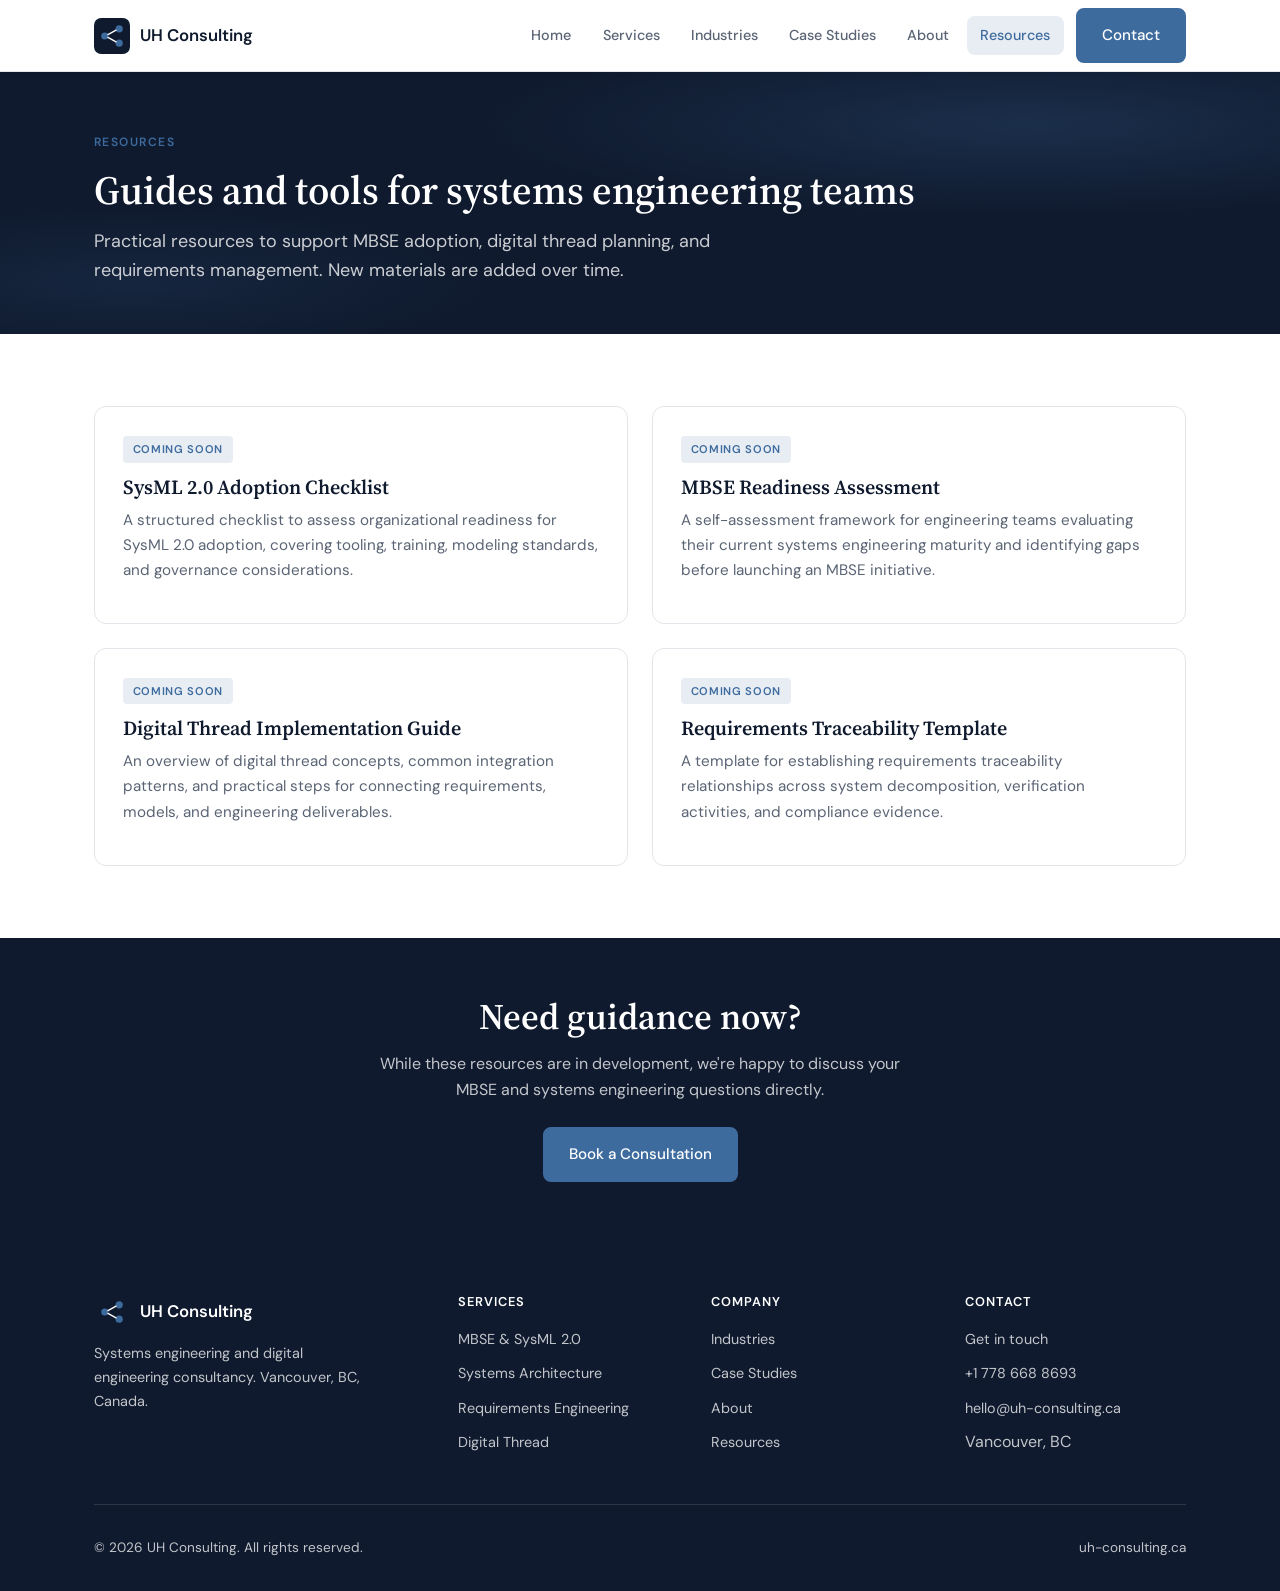
<file: resources.html>
<!DOCTYPE html>
<html lang="en-CA">
<head>
  <meta charset="UTF-8">
  <meta name="viewport" content="width=device-width, initial-scale=1.0">
  <meta name="description" content="MBSE and SysML 2.0 resources from UH Consulting — guides, checklists, and templates coming soon.">
  <link rel="canonical" href="https://uh-consulting.ca/resources.html">
  <title>Resources — UH Consulting</title>
  <link rel="preconnect" href="https://fonts.googleapis.com">
  <link rel="preconnect" href="https://fonts.gstatic.com" crossorigin>
  <link href="https://fonts.googleapis.com/css2?family=DM+Sans:ital,opsz,wght@0,9..40,400;0,9..40,500;0,9..40,600;1,9..40,400&family=Source+Serif+4:ital,opsz,wght@0,8..60,600;1,8..60,600&display=swap" rel="stylesheet">
  <link rel="stylesheet" href="assets/css/styles.css">
  <link rel="icon" href="assets/img/logo-mark.svg" type="image/svg+xml">
</head>
<body>
  <a class="skip-link" href="#main">Skip to content</a>

  <header class="site-header">
    <div class="site-header__inner">
      <a class="logo" href="index.html">
        <img class="logo__mark" src="assets/img/logo-mark.svg" alt="" width="36" height="36">
        <span>UH Consulting</span>
      </a>
      <button class="nav-toggle" type="button" aria-label="Open menu" aria-expanded="false" aria-controls="site-nav">
        <span class="nav-toggle__bar"></span>
        <span class="nav-toggle__bar"></span>
        <span class="nav-toggle__bar"></span>
      </button>
      <nav class="nav" id="site-nav" aria-label="Main navigation">
        <ul class="nav__list">
          <li><a class="nav__link" href="index.html">Home</a></li>
          <li><a class="nav__link" href="services.html">Services</a></li>
          <li><a class="nav__link" href="industries.html">Industries</a></li>
          <li><a class="nav__link" href="case-studies.html">Case Studies</a></li>
          <li><a class="nav__link" href="about.html">About</a></li>
          <li><a class="nav__link" href="resources.html">Resources</a></li>
          <li class="nav__cta"><a class="btn btn--primary" href="contact.html">Contact</a></li>
        </ul>
      </nav>
    </div>
  </header>

  <main id="main">
    <section class="hero hero--inner">
      <div class="hero__inner">
        <p class="eyebrow">Resources</p>
        <h1>Guides and tools for systems engineering teams</h1>
        <p class="lead">Practical resources to support MBSE adoption, digital thread planning, and requirements management. New materials are added over time.</p>
      </div>
    </section>

    <section class="section">
      <div class="container">
        <div class="card-grid card-grid--2">

          <article class="card">
            <span class="badge badge--soon">Coming Soon</span>
            <h3>SysML 2.0 Adoption Checklist</h3>
            <p>A structured checklist to assess organizational readiness for SysML 2.0 adoption, covering tooling, training, modeling standards, and governance considerations.</p>
          </article>

          <article class="card">
            <span class="badge badge--soon">Coming Soon</span>
            <h3>MBSE Readiness Assessment</h3>
            <p>A self-assessment framework for engineering teams evaluating their current systems engineering maturity and identifying gaps before launching an MBSE initiative.</p>
          </article>

          <article class="card">
            <span class="badge badge--soon">Coming Soon</span>
            <h3>Digital Thread Implementation Guide</h3>
            <p>An overview of digital thread concepts, common integration patterns, and practical steps for connecting requirements, models, and engineering deliverables.</p>
          </article>

          <article class="card">
            <span class="badge badge--soon">Coming Soon</span>
            <h3>Requirements Traceability Template</h3>
            <p>A template for establishing requirements traceability relationships across system decomposition, verification activities, and compliance evidence.</p>
          </article>

        </div>
      </div>
    </section>

    <section class="cta-band">
      <div class="container">
        <h2>Need guidance now?</h2>
        <p>While these resources are in development, we're happy to discuss your MBSE and systems engineering questions directly.</p>
        <a class="btn btn--primary" href="contact.html">Book a Consultation</a>
      </div>
    </section>
  </main>

  <footer class="site-footer">
    <div class="container">
      <div class="footer-grid">
        <div class="footer-brand">
          <a class="logo" href="index.html">
            <img class="logo__mark" src="assets/img/logo-mark.svg" alt="" width="36" height="36">
            <span>UH Consulting</span>
          </a>
          <p>Systems engineering and digital engineering consultancy. Vancouver, BC, Canada.</p>
        </div>
        <div class="footer-col">
          <h4>Services</h4>
          <ul>
            <li><a href="services.html#mbse-sysml">MBSE &amp; SysML 2.0</a></li>
            <li><a href="services.html#systems-architecture">Systems Architecture</a></li>
            <li><a href="services.html#requirements-engineering">Requirements Engineering</a></li>
            <li><a href="services.html#digital-thread">Digital Thread</a></li>
          </ul>
        </div>
        <div class="footer-col">
          <h4>Company</h4>
          <ul>
            <li><a href="industries.html">Industries</a></li>
            <li><a href="case-studies.html">Case Studies</a></li>
            <li><a href="about.html">About</a></li>
            <li><a href="resources.html">Resources</a></li>
          </ul>
        </div>
        <div class="footer-col">
          <h4>Contact</h4>
          <ul>
            <li><a href="contact.html">Get in touch</a></li>
            <li><a href="tel:+17786688693">+1 778 668 8693</a></li>
            <li><a href="mailto:hello@uh-consulting.ca">hello@uh-consulting.ca</a></li>
            <li>Vancouver, BC</li>
          </ul>
        </div>
      </div>
      <div class="footer-bottom">
        <span>&copy; <span id="year"></span> UH Consulting. All rights reserved.</span>
        <span>uh-consulting.ca</span>
      </div>
    </div>
  </footer>

  <script>document.getElementById('year').textContent = new Date().getFullYear();</script>
  <script src="assets/js/main.js"></script>
</body>
</html>
</file>
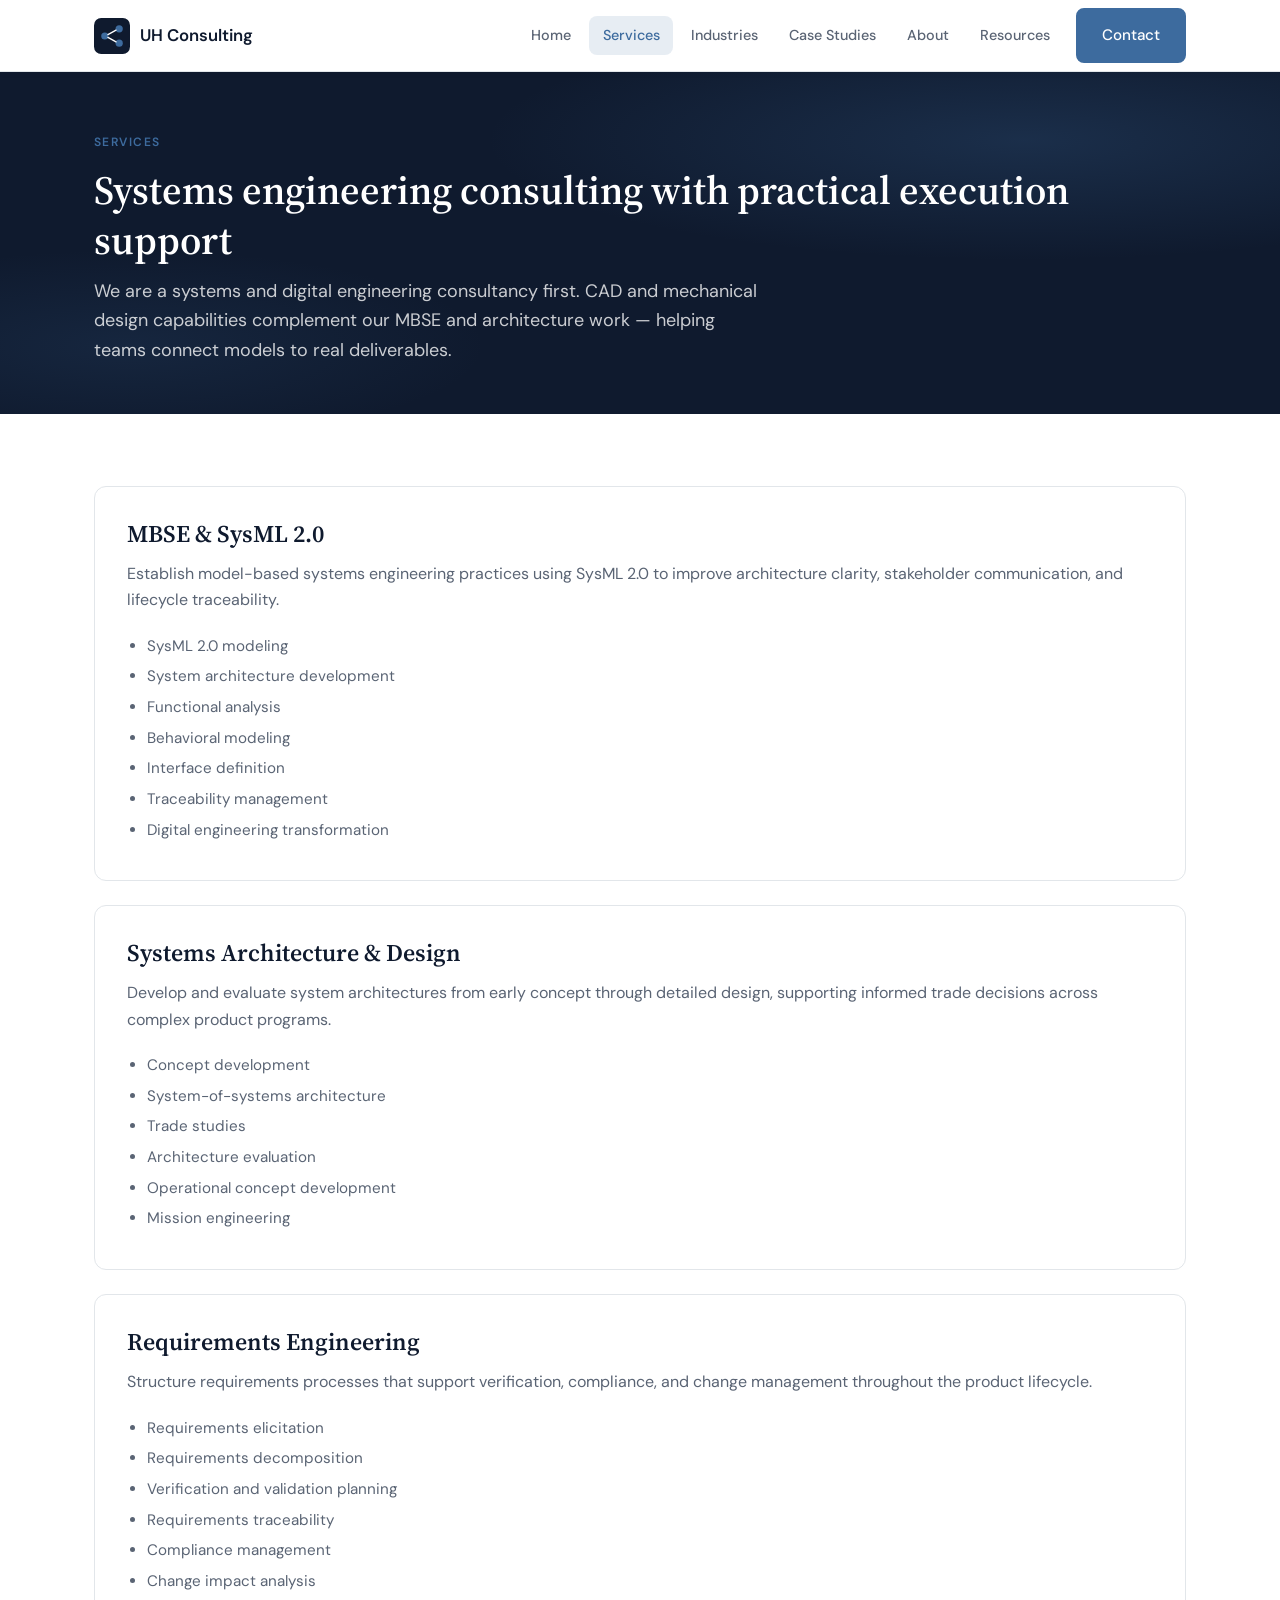
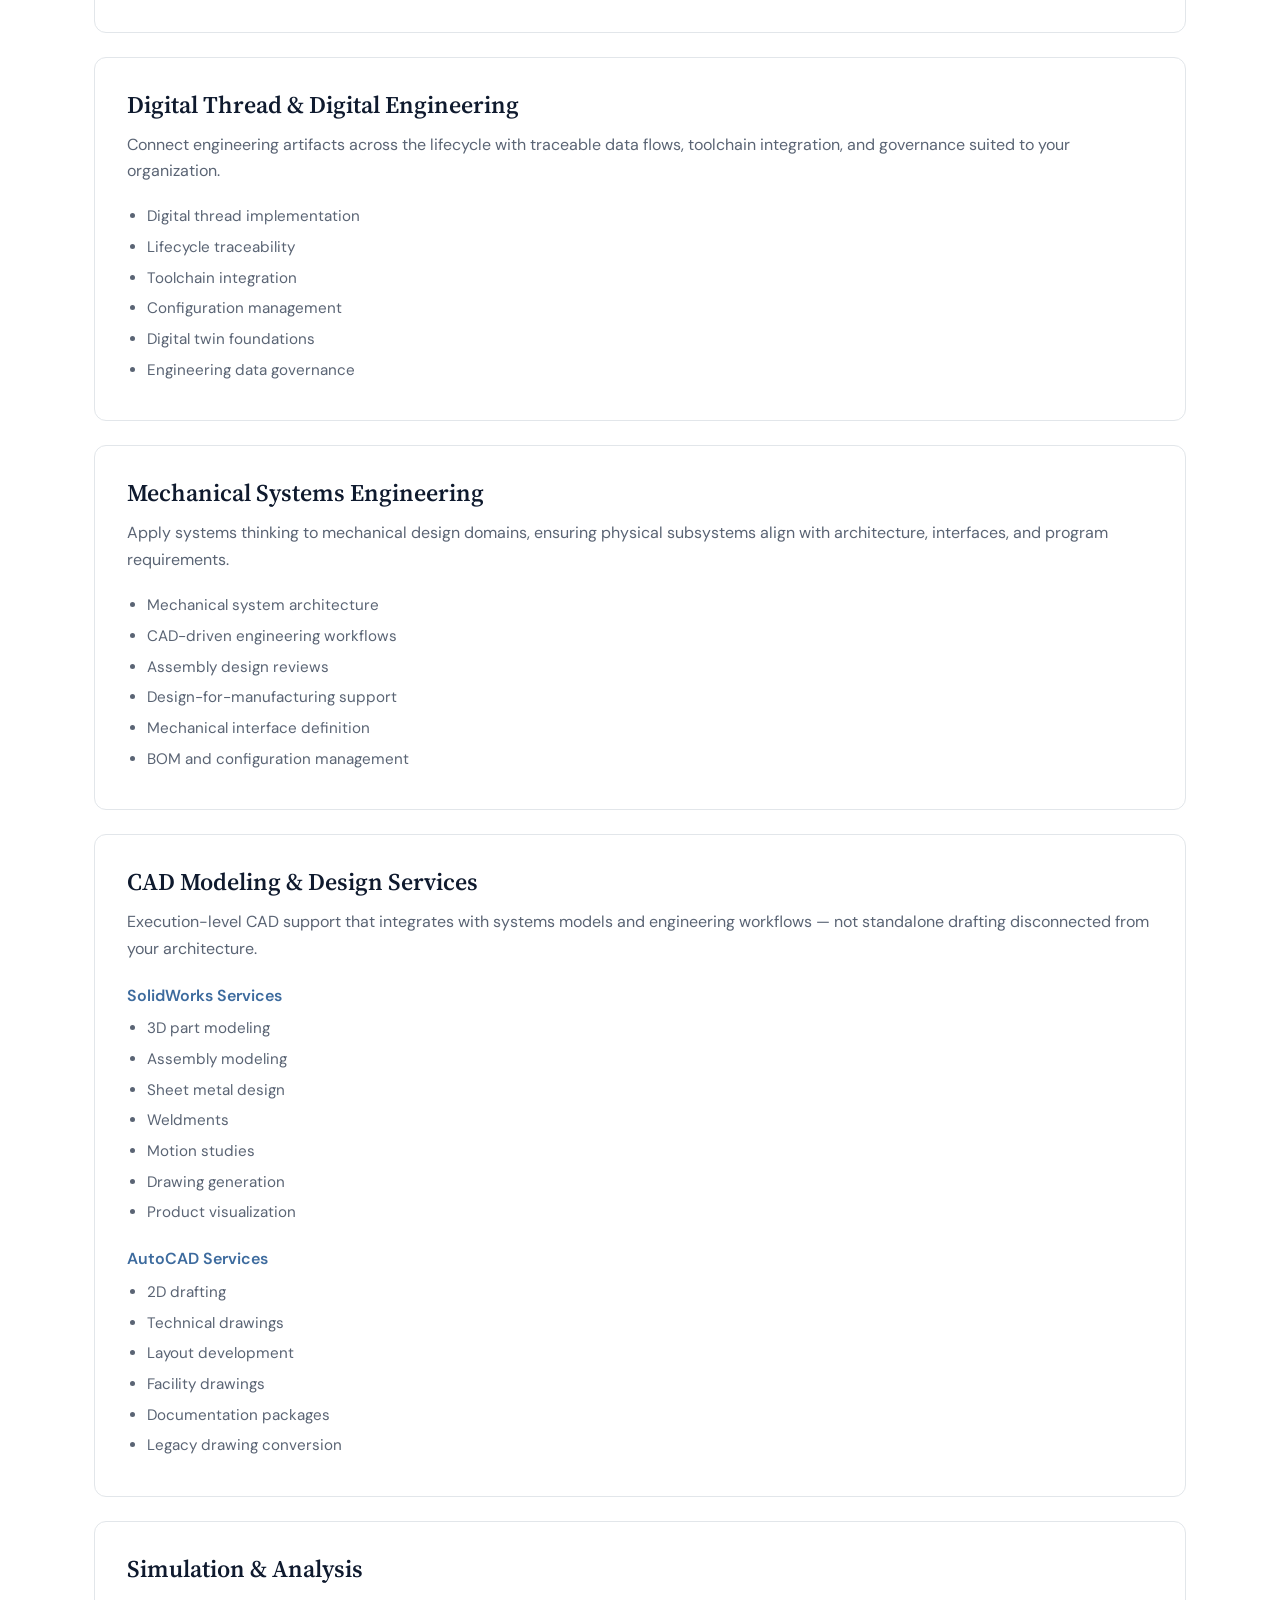
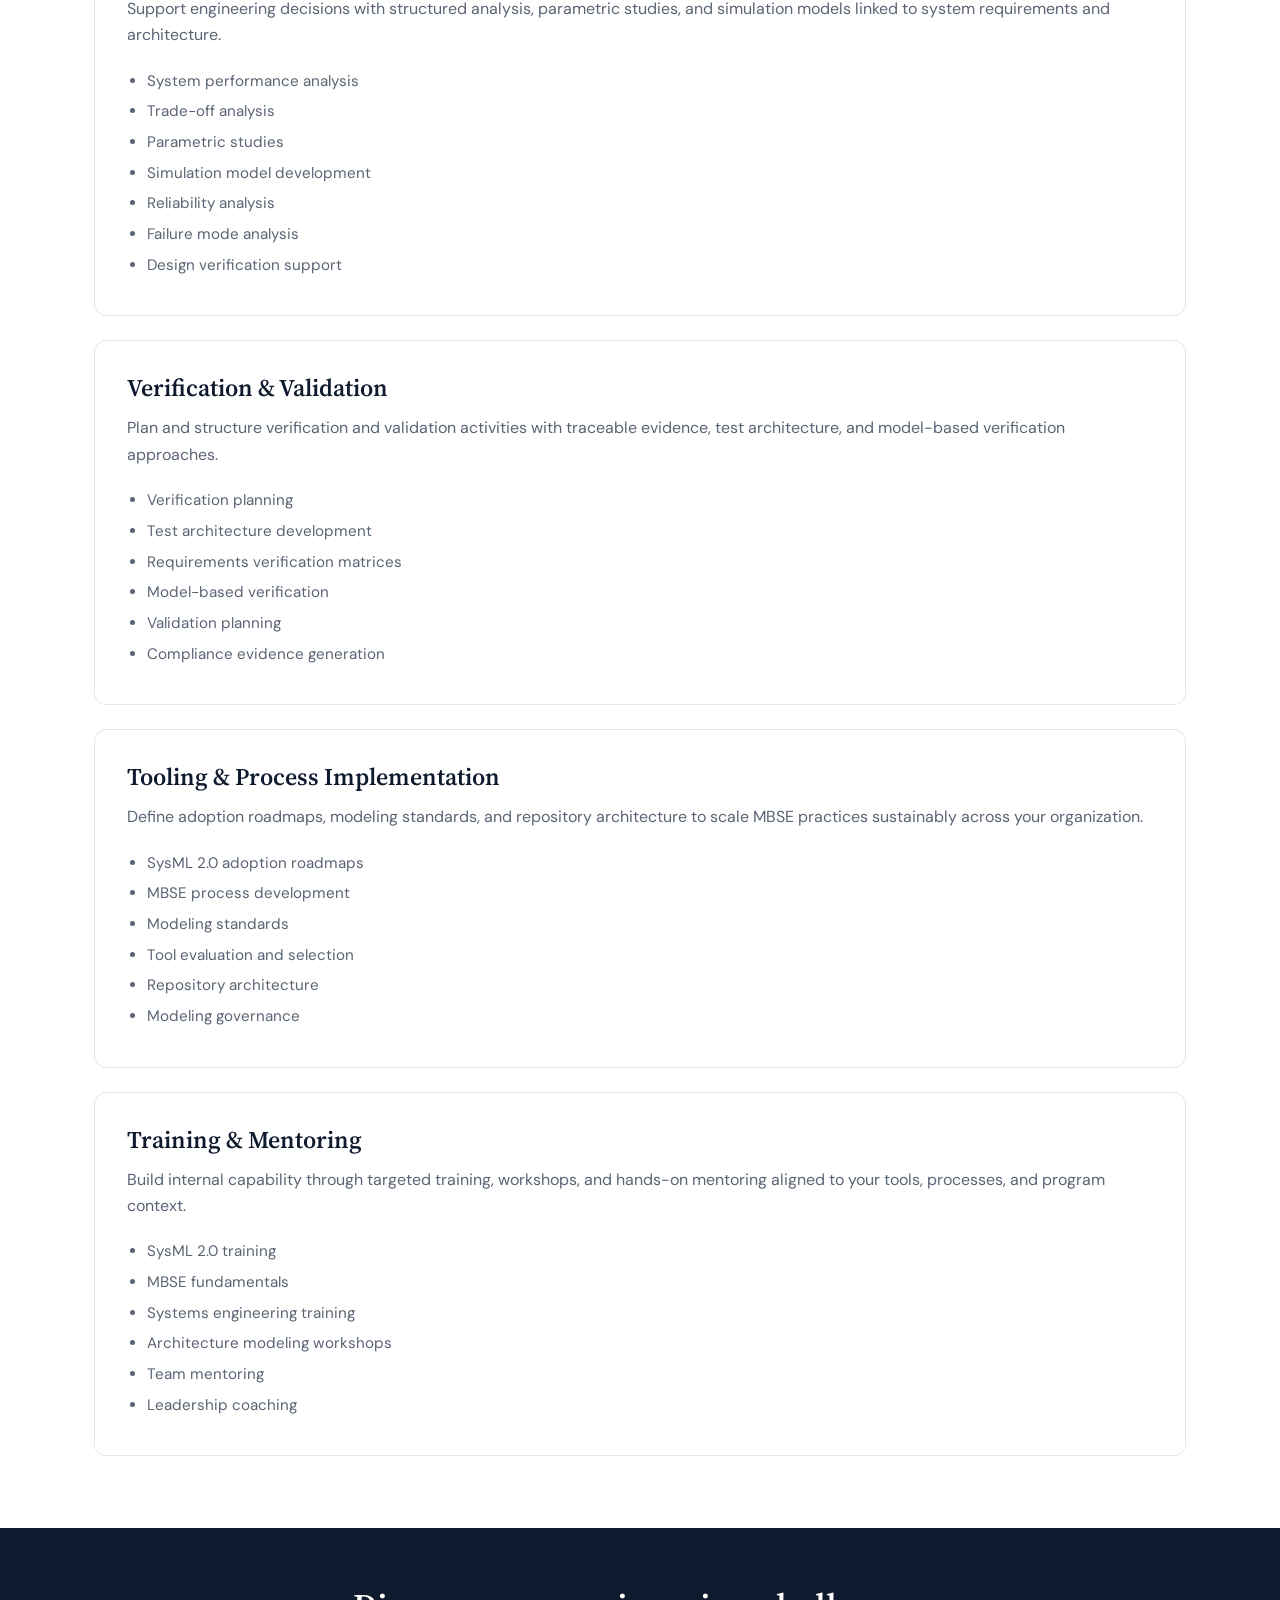
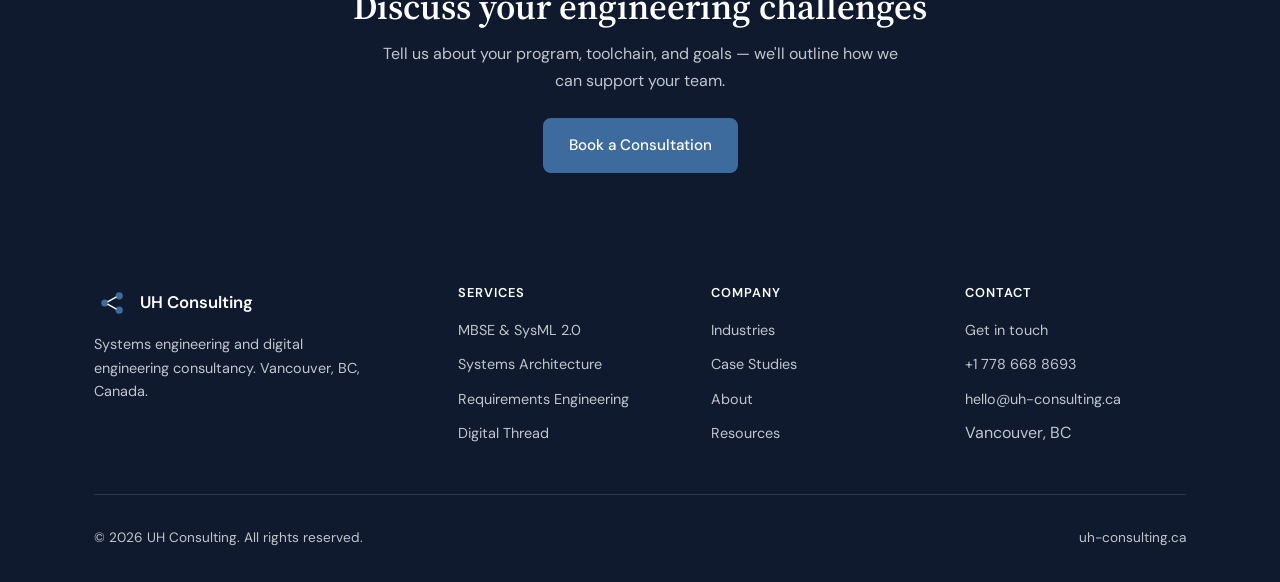
<file: services.html>
<!DOCTYPE html>
<html lang="en-CA">
<head>
  <meta charset="UTF-8">
  <meta name="viewport" content="width=device-width, initial-scale=1.0">
  <meta name="description" content="MBSE, SysML 2.0, systems architecture, digital thread, CAD support, and verification services from UH Consulting.">
  <link rel="canonical" href="https://uh-consulting.ca/services.html">
  <title>Services — UH Consulting</title>
  <link rel="preconnect" href="https://fonts.googleapis.com">
  <link rel="preconnect" href="https://fonts.gstatic.com" crossorigin>
  <link href="https://fonts.googleapis.com/css2?family=DM+Sans:ital,opsz,wght@0,9..40,400;0,9..40,500;0,9..40,600;1,9..40,400&family=Source+Serif+4:ital,opsz,wght@0,8..60,600;1,8..60,600&display=swap" rel="stylesheet">
  <link rel="stylesheet" href="assets/css/styles.css">
  <link rel="icon" href="assets/img/logo-mark.svg" type="image/svg+xml">
</head>
<body>
  <a class="skip-link" href="#main">Skip to content</a>

  <header class="site-header">
    <div class="site-header__inner">
      <a class="logo" href="index.html">
        <img class="logo__mark" src="assets/img/logo-mark.svg" alt="" width="36" height="36">
        <span>UH Consulting</span>
      </a>
      <button class="nav-toggle" type="button" aria-label="Open menu" aria-expanded="false" aria-controls="site-nav">
        <span class="nav-toggle__bar"></span>
        <span class="nav-toggle__bar"></span>
        <span class="nav-toggle__bar"></span>
      </button>
      <nav class="nav" id="site-nav" aria-label="Main navigation">
        <ul class="nav__list">
          <li><a class="nav__link" href="index.html">Home</a></li>
          <li><a class="nav__link" href="services.html">Services</a></li>
          <li><a class="nav__link" href="industries.html">Industries</a></li>
          <li><a class="nav__link" href="case-studies.html">Case Studies</a></li>
          <li><a class="nav__link" href="about.html">About</a></li>
          <li><a class="nav__link" href="resources.html">Resources</a></li>
          <li class="nav__cta"><a class="btn btn--primary" href="contact.html">Contact</a></li>
        </ul>
      </nav>
    </div>
  </header>

  <main id="main">
    <section class="hero hero--inner">
      <div class="hero__inner">
        <p class="eyebrow">Services</p>
        <h1>Systems engineering consulting with practical execution support</h1>
        <p class="lead">We are a systems and digital engineering consultancy first. CAD and mechanical design capabilities complement our MBSE and architecture work — helping teams connect models to real deliverables.</p>
      </div>
    </section>

    <section class="section">
      <div class="container">
        <div class="services-list">

          <article class="service-card" id="mbse-sysml">
            <h2>MBSE &amp; SysML 2.0</h2>
            <p>Establish model-based systems engineering practices using SysML 2.0 to improve architecture clarity, stakeholder communication, and lifecycle traceability.</p>
            <ul>
              <li>SysML 2.0 modeling</li>
              <li>System architecture development</li>
              <li>Functional analysis</li>
              <li>Behavioral modeling</li>
              <li>Interface definition</li>
              <li>Traceability management</li>
              <li>Digital engineering transformation</li>
            </ul>
          </article>

          <article class="service-card" id="systems-architecture">
            <h2>Systems Architecture &amp; Design</h2>
            <p>Develop and evaluate system architectures from early concept through detailed design, supporting informed trade decisions across complex product programs.</p>
            <ul>
              <li>Concept development</li>
              <li>System-of-systems architecture</li>
              <li>Trade studies</li>
              <li>Architecture evaluation</li>
              <li>Operational concept development</li>
              <li>Mission engineering</li>
            </ul>
          </article>

          <article class="service-card" id="requirements-engineering">
            <h2>Requirements Engineering</h2>
            <p>Structure requirements processes that support verification, compliance, and change management throughout the product lifecycle.</p>
            <ul>
              <li>Requirements elicitation</li>
              <li>Requirements decomposition</li>
              <li>Verification and validation planning</li>
              <li>Requirements traceability</li>
              <li>Compliance management</li>
              <li>Change impact analysis</li>
            </ul>
          </article>

          <article class="service-card" id="digital-thread">
            <h2>Digital Thread &amp; Digital Engineering</h2>
            <p>Connect engineering artifacts across the lifecycle with traceable data flows, toolchain integration, and governance suited to your organization.</p>
            <ul>
              <li>Digital thread implementation</li>
              <li>Lifecycle traceability</li>
              <li>Toolchain integration</li>
              <li>Configuration management</li>
              <li>Digital twin foundations</li>
              <li>Engineering data governance</li>
            </ul>
          </article>

          <article class="service-card" id="mechanical-systems">
            <h2>Mechanical Systems Engineering</h2>
            <p>Apply systems thinking to mechanical design domains, ensuring physical subsystems align with architecture, interfaces, and program requirements.</p>
            <ul>
              <li>Mechanical system architecture</li>
              <li>CAD-driven engineering workflows</li>
              <li>Assembly design reviews</li>
              <li>Design-for-manufacturing support</li>
              <li>Mechanical interface definition</li>
              <li>BOM and configuration management</li>
            </ul>
          </article>

          <article class="service-card" id="cad-modeling">
            <h2>CAD Modeling &amp; Design Services</h2>
            <p>Execution-level CAD support that integrates with systems models and engineering workflows — not standalone drafting disconnected from your architecture.</p>
            <div class="service-card__subsection">
              <h3>SolidWorks Services</h3>
              <ul>
                <li>3D part modeling</li>
                <li>Assembly modeling</li>
                <li>Sheet metal design</li>
                <li>Weldments</li>
                <li>Motion studies</li>
                <li>Drawing generation</li>
                <li>Product visualization</li>
              </ul>
            </div>
            <div class="service-card__subsection">
              <h3>AutoCAD Services</h3>
              <ul>
                <li>2D drafting</li>
                <li>Technical drawings</li>
                <li>Layout development</li>
                <li>Facility drawings</li>
                <li>Documentation packages</li>
                <li>Legacy drawing conversion</li>
              </ul>
            </div>
          </article>

          <article class="service-card" id="simulation-analysis">
            <h2>Simulation &amp; Analysis</h2>
            <p>Support engineering decisions with structured analysis, parametric studies, and simulation models linked to system requirements and architecture.</p>
            <ul>
              <li>System performance analysis</li>
              <li>Trade-off analysis</li>
              <li>Parametric studies</li>
              <li>Simulation model development</li>
              <li>Reliability analysis</li>
              <li>Failure mode analysis</li>
              <li>Design verification support</li>
            </ul>
          </article>

          <article class="service-card" id="verification-validation">
            <h2>Verification &amp; Validation</h2>
            <p>Plan and structure verification and validation activities with traceable evidence, test architecture, and model-based verification approaches.</p>
            <ul>
              <li>Verification planning</li>
              <li>Test architecture development</li>
              <li>Requirements verification matrices</li>
              <li>Model-based verification</li>
              <li>Validation planning</li>
              <li>Compliance evidence generation</li>
            </ul>
          </article>

          <article class="service-card" id="tooling-process">
            <h2>Tooling &amp; Process Implementation</h2>
            <p>Define adoption roadmaps, modeling standards, and repository architecture to scale MBSE practices sustainably across your organization.</p>
            <ul>
              <li>SysML 2.0 adoption roadmaps</li>
              <li>MBSE process development</li>
              <li>Modeling standards</li>
              <li>Tool evaluation and selection</li>
              <li>Repository architecture</li>
              <li>Modeling governance</li>
            </ul>
          </article>

          <article class="service-card" id="training-mentoring">
            <h2>Training &amp; Mentoring</h2>
            <p>Build internal capability through targeted training, workshops, and hands-on mentoring aligned to your tools, processes, and program context.</p>
            <ul>
              <li>SysML 2.0 training</li>
              <li>MBSE fundamentals</li>
              <li>Systems engineering training</li>
              <li>Architecture modeling workshops</li>
              <li>Team mentoring</li>
              <li>Leadership coaching</li>
            </ul>
          </article>

        </div>
      </div>
    </section>

    <section class="cta-band">
      <div class="container">
        <h2>Discuss your engineering challenges</h2>
        <p>Tell us about your program, toolchain, and goals — we'll outline how we can support your team.</p>
        <a class="btn btn--primary" href="contact.html">Book a Consultation</a>
      </div>
    </section>
  </main>

  <footer class="site-footer">
    <div class="container">
      <div class="footer-grid">
        <div class="footer-brand">
          <a class="logo" href="index.html">
            <img class="logo__mark" src="assets/img/logo-mark.svg" alt="" width="36" height="36">
            <span>UH Consulting</span>
          </a>
          <p>Systems engineering and digital engineering consultancy. Vancouver, BC, Canada.</p>
        </div>
        <div class="footer-col">
          <h4>Services</h4>
          <ul>
            <li><a href="services.html#mbse-sysml">MBSE &amp; SysML 2.0</a></li>
            <li><a href="services.html#systems-architecture">Systems Architecture</a></li>
            <li><a href="services.html#requirements-engineering">Requirements Engineering</a></li>
            <li><a href="services.html#digital-thread">Digital Thread</a></li>
          </ul>
        </div>
        <div class="footer-col">
          <h4>Company</h4>
          <ul>
            <li><a href="industries.html">Industries</a></li>
            <li><a href="case-studies.html">Case Studies</a></li>
            <li><a href="about.html">About</a></li>
            <li><a href="resources.html">Resources</a></li>
          </ul>
        </div>
        <div class="footer-col">
          <h4>Contact</h4>
          <ul>
            <li><a href="contact.html">Get in touch</a></li>
            <li><a href="tel:+17786688693">+1 778 668 8693</a></li>
            <li><a href="mailto:hello@uh-consulting.ca">hello@uh-consulting.ca</a></li>
            <li>Vancouver, BC</li>
          </ul>
        </div>
      </div>
      <div class="footer-bottom">
        <span>&copy; <span id="year"></span> UH Consulting. All rights reserved.</span>
        <span>uh-consulting.ca</span>
      </div>
    </div>
  </footer>

  <script>document.getElementById('year').textContent = new Date().getFullYear();</script>
  <script src="assets/js/main.js"></script>
</body>
</html>
</file>
<file: assets/css/styles.css>
/* UH Consulting — shared styles */

*, *::before, *::after {
  box-sizing: border-box;
  margin: 0;
  padding: 0;
}

:root {
  --navy:       #0f1a2e;
  --navy-light: #1a2d4a;
  --white:      #ffffff;
  --gray-100:   #f4f6f8;
  --gray-200:   #e2e6ea;
  --gray-400:   #9aa3b0;
  --gray-600:   #5a6474;
  --gray-800:   #2d3744;
  --accent:     #3d6b9e;
  --accent-dark:#2f5580;
  --accent-light: rgba(61, 107, 158, 0.12);
  --font-sans:  'DM Sans', system-ui, sans-serif;
  --font-serif: 'Source Serif 4', Georgia, serif;
  --max-width:  1140px;
  --header-h:   72px;
  --radius:     8px;
  --radius-lg:  12px;
  --shadow:     0 4px 24px rgba(15, 26, 46, 0.08);
  --shadow-lg:  0 8px 40px rgba(15, 26, 46, 0.12);
  --ease:       cubic-bezier(0.22, 1, 0.36, 1);
}

html {
  scroll-behavior: smooth;
  font-size: 16px;
  -webkit-font-smoothing: antialiased;
}

body {
  font-family: var(--font-sans);
  color: var(--gray-800);
  background: var(--white);
  line-height: 1.65;
  min-height: 100dvh;
  display: flex;
  flex-direction: column;
}

img, svg {
  display: block;
  max-width: 100%;
}

a {
  color: var(--accent);
  text-decoration: none;
  transition: color 0.2s;
}

a:hover {
  color: var(--accent-dark);
}

ul {
  list-style: none;
}

/* Skip link */
.skip-link {
  position: absolute;
  top: -100%;
  left: 1rem;
  z-index: 1000;
  padding: 0.75rem 1.25rem;
  background: var(--accent);
  color: var(--white);
  border-radius: var(--radius);
  font-weight: 500;
}

.skip-link:focus {
  top: 1rem;
}

/* Typography */
h1, h2, h3, h4 {
  font-family: var(--font-serif);
  font-weight: 600;
  line-height: 1.25;
  color: var(--navy);
}

h1 { font-size: clamp(2rem, 4.5vw, 3rem); }
h2 { font-size: clamp(1.6rem, 3vw, 2.25rem); }
h3 { font-size: 1.25rem; }
h4 { font-size: 1.05rem; }

.eyebrow {
  display: inline-block;
  font-family: var(--font-sans);
  font-size: 0.75rem;
  font-weight: 600;
  letter-spacing: 0.12em;
  text-transform: uppercase;
  color: var(--accent);
  margin-bottom: 0.75rem;
}

.lead {
  font-size: 1.125rem;
  color: var(--gray-600);
  max-width: 62ch;
}

/* Layout */
.container {
  width: 100%;
  max-width: var(--max-width);
  margin: 0 auto;
  padding: 0 1.5rem;
}

.section {
  padding: 4.5rem 0;
}

.section--gray {
  background: var(--gray-100);
}

.section--navy {
  background: var(--navy);
  color: var(--white);
}

.section--navy h2,
.section--navy h3 {
  color: var(--white);
}

.section--navy .lead {
  color: rgba(255, 255, 255, 0.75);
}

.section__header {
  margin-bottom: 2.5rem;
  max-width: 640px;
}

.section__header--center {
  text-align: center;
  margin-left: auto;
  margin-right: auto;
}

/* Buttons */
.btn {
  display: inline-flex;
  align-items: center;
  justify-content: center;
  gap: 0.5rem;
  padding: 0.8rem 1.5rem;
  font-family: inherit;
  font-size: 0.95rem;
  font-weight: 500;
  border-radius: var(--radius);
  border: 2px solid transparent;
  cursor: pointer;
  transition: background 0.2s, color 0.2s, border-color 0.2s, transform 0.2s;
  text-decoration: none;
}

.btn:focus-visible {
  outline: 2px solid var(--accent);
  outline-offset: 2px;
}

.btn--primary {
  background: var(--accent);
  color: var(--white);
  border-color: var(--accent);
}

.btn--primary:hover {
  background: var(--accent-dark);
  border-color: var(--accent-dark);
  color: var(--white);
}

.btn--secondary {
  background: transparent;
  color: var(--white);
  border-color: rgba(255, 255, 255, 0.4);
}

.btn--secondary:hover {
  background: rgba(255, 255, 255, 0.1);
  color: var(--white);
  border-color: rgba(255, 255, 255, 0.6);
}

.btn--outline {
  background: transparent;
  color: var(--accent);
  border-color: var(--accent);
}

.btn--outline:hover {
  background: var(--accent-light);
  color: var(--accent-dark);
}

.btn-group {
  display: flex;
  flex-wrap: wrap;
  gap: 0.75rem;
}

/* Header */
.site-header {
  position: sticky;
  top: 0;
  z-index: 100;
  height: var(--header-h);
  background: var(--white);
  border-bottom: 1px solid var(--gray-200);
  box-shadow: 0 1px 8px rgba(15, 26, 46, 0.04);
}

.site-header__inner {
  display: flex;
  align-items: center;
  justify-content: space-between;
  height: 100%;
  max-width: var(--max-width);
  margin: 0 auto;
  padding: 0 1.5rem;
}

.logo {
  display: flex;
  align-items: center;
  gap: 0.65rem;
  text-decoration: none;
  color: var(--navy);
  font-weight: 600;
  font-size: 1.05rem;
}

.logo:hover {
  color: var(--navy);
}

.logo__mark {
  width: 36px;
  height: 36px;
  flex-shrink: 0;
}

.nav-toggle {
  display: none;
  flex-direction: column;
  justify-content: center;
  gap: 5px;
  width: 44px;
  height: 44px;
  padding: 10px;
  background: none;
  border: none;
  cursor: pointer;
  border-radius: var(--radius);
}

.nav-toggle:focus-visible {
  outline: 2px solid var(--accent);
  outline-offset: 2px;
}

.nav-toggle__bar {
  display: block;
  width: 100%;
  height: 2px;
  background: var(--navy);
  border-radius: 1px;
  transition: transform 0.3s, opacity 0.3s;
}

.nav-toggle[aria-expanded="true"] .nav-toggle__bar:nth-child(1) {
  transform: translateY(7px) rotate(45deg);
}

.nav-toggle[aria-expanded="true"] .nav-toggle__bar:nth-child(2) {
  opacity: 0;
}

.nav-toggle[aria-expanded="true"] .nav-toggle__bar:nth-child(3) {
  transform: translateY(-7px) rotate(-45deg);
}

.nav__list {
  display: flex;
  align-items: center;
  gap: 0.25rem;
}

.nav__link {
  display: block;
  padding: 0.5rem 0.85rem;
  font-size: 0.9rem;
  font-weight: 500;
  color: var(--gray-600);
  border-radius: var(--radius);
  transition: color 0.2s, background 0.2s;
}

.nav__link:hover {
  color: var(--navy);
  background: var(--gray-100);
}

.nav__link--active {
  color: var(--accent);
  background: var(--accent-light);
}

.nav__cta {
  margin-left: 0.5rem;
}

/* Hero */
.hero {
  background: var(--navy);
  color: var(--white);
  padding: 5rem 0 5.5rem;
  position: relative;
  overflow: hidden;
}

.hero::before {
  content: '';
  position: absolute;
  inset: 0;
  background:
    radial-gradient(ellipse 60% 50% at 80% 20%, rgba(61, 107, 158, 0.25) 0%, transparent 70%),
    radial-gradient(ellipse 40% 40% at 10% 80%, rgba(61, 107, 158, 0.15) 0%, transparent 70%);
  pointer-events: none;
}

.hero__inner {
  position: relative;
  max-width: var(--max-width);
  margin: 0 auto;
  padding: 0 1.5rem;
}

.hero h1 {
  color: var(--white);
  max-width: 18ch;
  margin-bottom: 1.25rem;
}

.hero .lead {
  color: rgba(255, 255, 255, 0.78);
  margin-bottom: 2rem;
  max-width: 56ch;
}

.hero--inner {
  padding: 3.5rem 0 3rem;
}

.hero--inner h1 {
  font-size: clamp(1.75rem, 3.5vw, 2.5rem);
  max-width: none;
  margin-bottom: 0.75rem;
}

.hero--inner .lead {
  margin-bottom: 0;
}

/* Cards */
.card-grid {
  display: grid;
  gap: 1.5rem;
}

.card-grid--2 { grid-template-columns: repeat(2, 1fr); }
.card-grid--3 { grid-template-columns: repeat(3, 1fr); }
.card-grid--4 { grid-template-columns: repeat(4, 1fr); }

.card {
  background: var(--white);
  border: 1px solid var(--gray-200);
  border-radius: var(--radius-lg);
  padding: 1.75rem;
  transition: box-shadow 0.25s, border-color 0.25s, transform 0.25s;
}

.card:hover {
  box-shadow: var(--shadow);
  border-color: rgba(61, 107, 158, 0.25);
}

.card__icon {
  width: 44px;
  height: 44px;
  display: flex;
  align-items: center;
  justify-content: center;
  background: var(--accent-light);
  border-radius: var(--radius);
  color: var(--accent);
  margin-bottom: 1rem;
}

.card__icon svg {
  width: 22px;
  height: 22px;
}

.card h3 {
  margin-bottom: 0.5rem;
}

.card p {
  font-size: 0.95rem;
  color: var(--gray-600);
  margin-bottom: 0.75rem;
}

.card__link {
  font-size: 0.9rem;
  font-weight: 500;
}

/* Service cards (detailed) */
.service-card {
  background: var(--white);
  border: 1px solid var(--gray-200);
  border-radius: var(--radius-lg);
  padding: 2rem;
  scroll-margin-top: calc(var(--header-h) + 1rem);
}

.service-card h2 {
  font-size: 1.5rem;
  margin-bottom: 0.75rem;
}

.service-card > p {
  color: var(--gray-600);
  margin-bottom: 1.25rem;
}

.service-card ul {
  list-style: disc;
  padding-left: 1.25rem;
  color: var(--gray-600);
  font-size: 0.95rem;
}

.service-card li {
  margin-bottom: 0.35rem;
}

.service-card__subsection {
  margin-top: 1.5rem;
}

.service-card__subsection h3 {
  font-family: var(--font-sans);
  font-size: 1rem;
  font-weight: 600;
  color: var(--accent);
  margin-bottom: 0.65rem;
}

.services-list {
  display: flex;
  flex-direction: column;
  gap: 1.5rem;
}

/* Case study */
.case-study {
  background: var(--white);
  border: 1px solid var(--gray-200);
  border-radius: var(--radius-lg);
  padding: 2rem;
}

.case-study h2 {
  font-size: 1.4rem;
  margin-bottom: 1.5rem;
  padding-bottom: 1rem;
  border-bottom: 1px solid var(--gray-200);
}

.case-study__section {
  margin-bottom: 1.25rem;
}

.case-study__section:last-child {
  margin-bottom: 0;
}

.case-study__label {
  font-family: var(--font-sans);
  font-size: 0.75rem;
  font-weight: 600;
  letter-spacing: 0.08em;
  text-transform: uppercase;
  color: var(--accent);
  margin-bottom: 0.35rem;
}

.case-study__section p {
  color: var(--gray-600);
  font-size: 0.95rem;
}

/* Resource card badge */
.badge {
  display: inline-block;
  margin-bottom: 0.75rem;
  font-size: 0.7rem;
  font-weight: 600;
  letter-spacing: 0.06em;
  text-transform: uppercase;
  padding: 0.25rem 0.6rem;
  border-radius: 4px;
  background: var(--gray-200);
  color: var(--gray-600);
}

.badge--soon {
  background: var(--accent-light);
  color: var(--accent);
}

/* Trust strip */
.trust-strip {
  display: flex;
  flex-wrap: wrap;
  gap: 2rem;
  padding: 2rem 0;
}

.trust-strip__item {
  flex: 1;
  min-width: 200px;
}

.trust-strip__item h3 {
  font-family: var(--font-sans);
  font-size: 0.95rem;
  font-weight: 600;
  margin-bottom: 0.35rem;
}

.trust-strip__item p {
  font-size: 0.9rem;
  color: var(--gray-600);
}

/* CTA band */
.cta-band {
  background: var(--navy);
  color: var(--white);
  padding: 3.5rem 0;
  text-align: center;
}

.cta-band h2 {
  color: var(--white);
  margin-bottom: 0.75rem;
}

.cta-band p {
  color: rgba(255, 255, 255, 0.75);
  margin-bottom: 1.5rem;
  max-width: 48ch;
  margin-left: auto;
  margin-right: auto;
}

/* About */
.value-grid {
  display: grid;
  grid-template-columns: repeat(2, 1fr);
  gap: 1.5rem;
}

.value-item {
  padding: 1.5rem;
  background: var(--gray-100);
  border-radius: var(--radius-lg);
}

.value-item h3 {
  font-family: var(--font-sans);
  font-size: 1rem;
  font-weight: 600;
  margin-bottom: 0.5rem;
}

.value-item p {
  font-size: 0.95rem;
  color: var(--gray-600);
}

.team-card {
  display: flex;
  gap: 1.5rem;
  align-items: flex-start;
  background: var(--white);
  border: 1px solid var(--gray-200);
  border-radius: var(--radius-lg);
  padding: 2rem;
  max-width: 640px;
}

.team-card__avatar {
  width: 80px;
  height: 80px;
  flex-shrink: 0;
  background: var(--accent-light);
  border-radius: 50%;
  display: flex;
  align-items: center;
  justify-content: center;
  font-family: var(--font-serif);
  font-size: 1.5rem;
  font-weight: 600;
  color: var(--accent);
}

.team-card__role {
  font-size: 0.85rem;
  font-weight: 500;
  color: var(--accent);
  margin-bottom: 0.5rem;
}

.team-card p {
  font-size: 0.95rem;
  color: var(--gray-600);
}

/* Contact */
.contact-layout {
  display: grid;
  grid-template-columns: 1fr 1.4fr;
  gap: 3rem;
  align-items: start;
}

.contact-info h3 {
  margin-bottom: 1rem;
}

.contact-info__item {
  margin-bottom: 1.25rem;
}

.contact-info__label {
  font-size: 0.75rem;
  font-weight: 600;
  letter-spacing: 0.08em;
  text-transform: uppercase;
  color: var(--gray-400);
  margin-bottom: 0.25rem;
}

.contact-info__value {
  font-size: 1rem;
  color: var(--navy);
}

.contact-info__value a {
  color: var(--navy);
  font-weight: 500;
}

.contact-info__value a:hover {
  color: var(--accent);
}

/* Form */
.form-group {
  margin-bottom: 1.25rem;
}

.form-group label {
  display: block;
  font-size: 0.9rem;
  font-weight: 500;
  color: var(--navy);
  margin-bottom: 0.4rem;
}

.form-group input,
.form-group select,
.form-group textarea {
  width: 100%;
  padding: 0.75rem 1rem;
  font-family: inherit;
  font-size: 0.95rem;
  color: var(--gray-800);
  background: var(--white);
  border: 1px solid var(--gray-200);
  border-radius: var(--radius);
  transition: border-color 0.2s, box-shadow 0.2s;
}

.form-group input:focus,
.form-group select:focus,
.form-group textarea:focus {
  outline: none;
  border-color: var(--accent);
  box-shadow: 0 0 0 3px var(--accent-light);
}

.form-group textarea {
  min-height: 140px;
  resize: vertical;
}

.form-group--error input,
.form-group--error select,
.form-group--error textarea {
  border-color: #c0392b;
}

.form-error {
  font-size: 0.8rem;
  color: #c0392b;
  margin-top: 0.35rem;
  display: none;
}

.form-group--error .form-error {
  display: block;
}

.form-success {
  display: none;
  padding: 1rem 1.25rem;
  background: rgba(39, 174, 96, 0.1);
  border: 1px solid rgba(39, 174, 96, 0.3);
  border-radius: var(--radius);
  color: #1e7e45;
  font-size: 0.95rem;
  margin-bottom: 1.25rem;
}

.form-success--visible {
  display: block;
}

.contact-form {
  background: var(--gray-100);
  border-radius: var(--radius-lg);
  padding: 2rem;
}

/* Footer */
.site-footer {
  background: var(--navy);
  color: rgba(255, 255, 255, 0.75);
  padding: 3.5rem 0 2rem;
  margin-top: auto;
}

.site-footer a {
  color: rgba(255, 255, 255, 0.75);
}

.site-footer a:hover {
  color: var(--white);
}

.footer-grid {
  display: grid;
  grid-template-columns: 1.5fr repeat(3, 1fr);
  gap: 2rem;
  margin-bottom: 2.5rem;
}

.footer-brand .logo {
  color: var(--white);
  margin-bottom: 0.75rem;
}

.footer-brand p {
  font-size: 0.9rem;
  max-width: 28ch;
}

.footer-col h4 {
  font-family: var(--font-sans);
  font-size: 0.8rem;
  font-weight: 600;
  letter-spacing: 0.08em;
  text-transform: uppercase;
  color: var(--white);
  margin-bottom: 1rem;
}

.footer-col ul li {
  margin-bottom: 0.5rem;
}

.footer-col a {
  font-size: 0.9rem;
}

.footer-bottom {
  padding-top: 2rem;
  border-top: 1px solid rgba(255, 255, 255, 0.12);
  display: flex;
  flex-wrap: wrap;
  justify-content: space-between;
  gap: 1rem;
  font-size: 0.85rem;
}

.disclaimer {
  font-size: 0.9rem;
  color: var(--gray-600);
  font-style: italic;
  margin-top: 2rem;
  padding-top: 1.5rem;
  border-top: 1px solid var(--gray-200);
}

main {
  flex: 1;
}

.text-link {
  font-weight: 500;
  display: inline-flex;
  align-items: center;
  gap: 0.35rem;
}

.text-link::after {
  content: '→';
  transition: transform 0.2s;
}

.text-link:hover::after {
  transform: translateX(3px);
}

.section__footer {
  margin-top: 2rem;
  text-align: center;
}

/* Responsive */
@media (max-width: 1024px) {
  .card-grid--4 { grid-template-columns: repeat(2, 1fr); }
  .footer-grid { grid-template-columns: repeat(2, 1fr); }
}

@media (max-width: 768px) {
  .nav-toggle {
    display: flex;
  }

  .nav {
    position: fixed;
    top: var(--header-h);
    left: 0;
    right: 0;
    bottom: 0;
    background: var(--white);
    padding: 1.5rem;
    transform: translateX(100%);
    transition: transform 0.3s var(--ease);
    overflow-y: auto;
  }

  .nav--open {
    transform: translateX(0);
  }

  .nav__list {
    flex-direction: column;
    align-items: stretch;
    gap: 0.25rem;
  }

  .nav__link {
    padding: 0.85rem 1rem;
    font-size: 1rem;
  }

  .nav__cta {
    margin-left: 0;
    margin-top: 0.5rem;
  }

  .nav__cta .btn {
    width: 100%;
  }

  .card-grid--2,
  .card-grid--3,
  .card-grid--4 {
    grid-template-columns: 1fr;
  }

  .value-grid {
    grid-template-columns: 1fr;
  }

  .contact-layout {
    grid-template-columns: 1fr;
  }

  .footer-grid {
    grid-template-columns: 1fr;
  }

  .hero {
    padding: 3.5rem 0 4rem;
  }

  .section {
    padding: 3rem 0;
  }

  .team-card {
    flex-direction: column;
    align-items: center;
    text-align: center;
  }
}

@media (prefers-reduced-motion: reduce) {
  html { scroll-behavior: auto; }
  *, *::before, *::after {
    animation-duration: 0.01ms !important;
    transition-duration: 0.01ms !important;
  }
}
</file>
